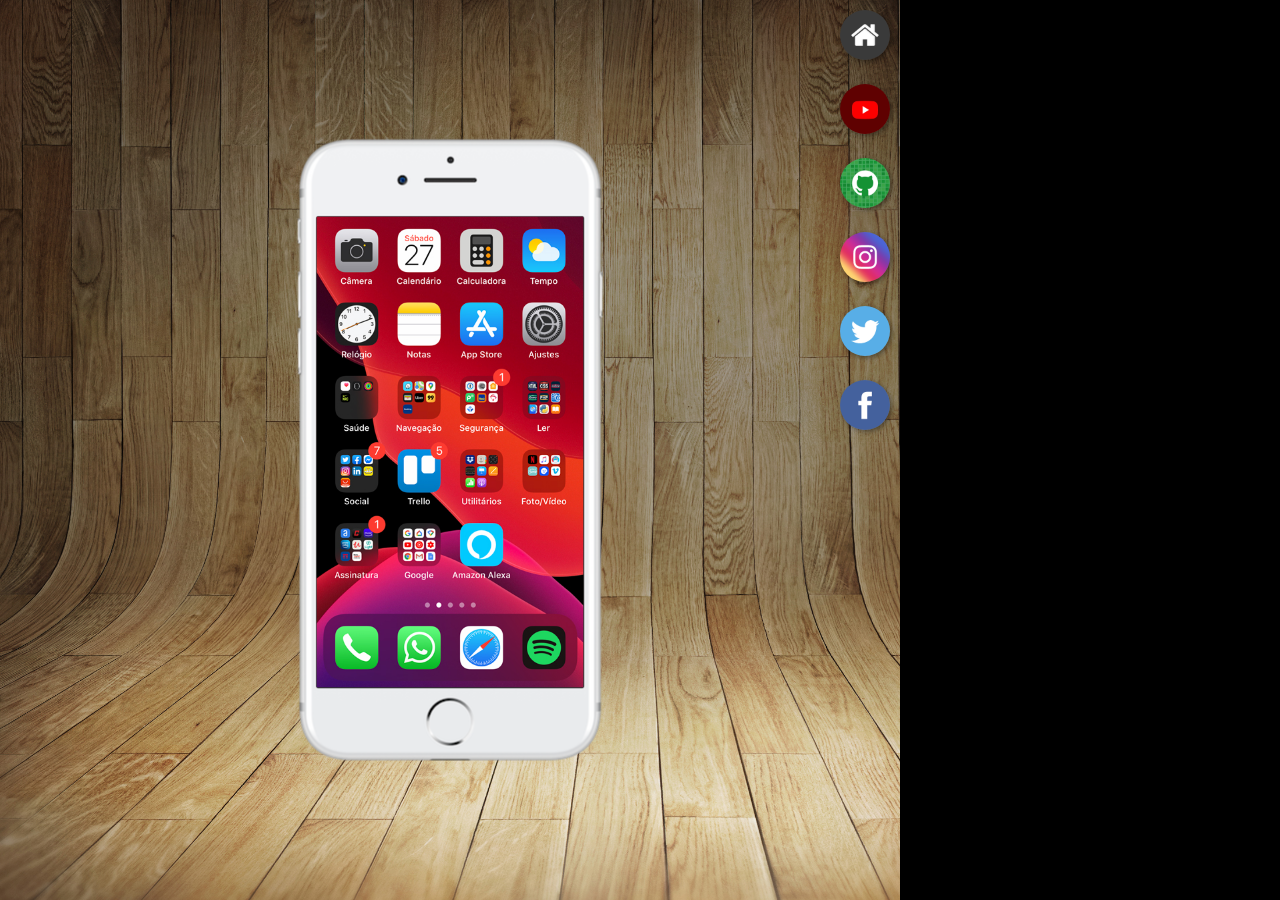
<file: index.html>
<!DOCTYPE html>
<html lang="pt-br">
<head>
    <meta charset="UTF-8">
    <meta http-equiv="X-UA-Compatible" content="IE=edge">
    <meta name="viewport" content="width=device-width, initial-scale=1.0">
    <title>Projeto Rede Sociais</title>
    <link rel="shortcut icon" href="favicon.ico" type="image/x-icon">
    <link rel="stylesheet" href="estilo/style.css">
</head>
<body>
    <main>
        <section id="telefone">
            <iframe name="tela" id="tela" src="home.html" frameborder="0">
                Seu navegador não é compatível com isso.
            </iframe>
        </section>
        <section id="redes-sociais">
            <a href="home.html" target="tela"><img src="imagens/logo-home.jpg" alt="Home"></a> <br>

            <a href="youtube.html" target="tela"><img src="imagens/logo-youtube.jpg" alt="Youtube"></a> <br>

            <a href="github.html" target="tela"><img src="imagens/logo-github.jpg" alt="Github"></a> <br>

            <a href="instagram.html" target="tela"><img src="imagens/logo-instagram.jpg" alt="Instagram"></a> <br>

            <a href="twitter.html" target="tela"><img src="imagens/logo-twitter.jpg" alt="Twitter"></a> <br>

            <a href="facebook.html" target="tela"><img src="imagens/logo-facebook.jpg" alt="Facebook"></a> <br>
        </section>
    </main>
</body>
</html>
</file>
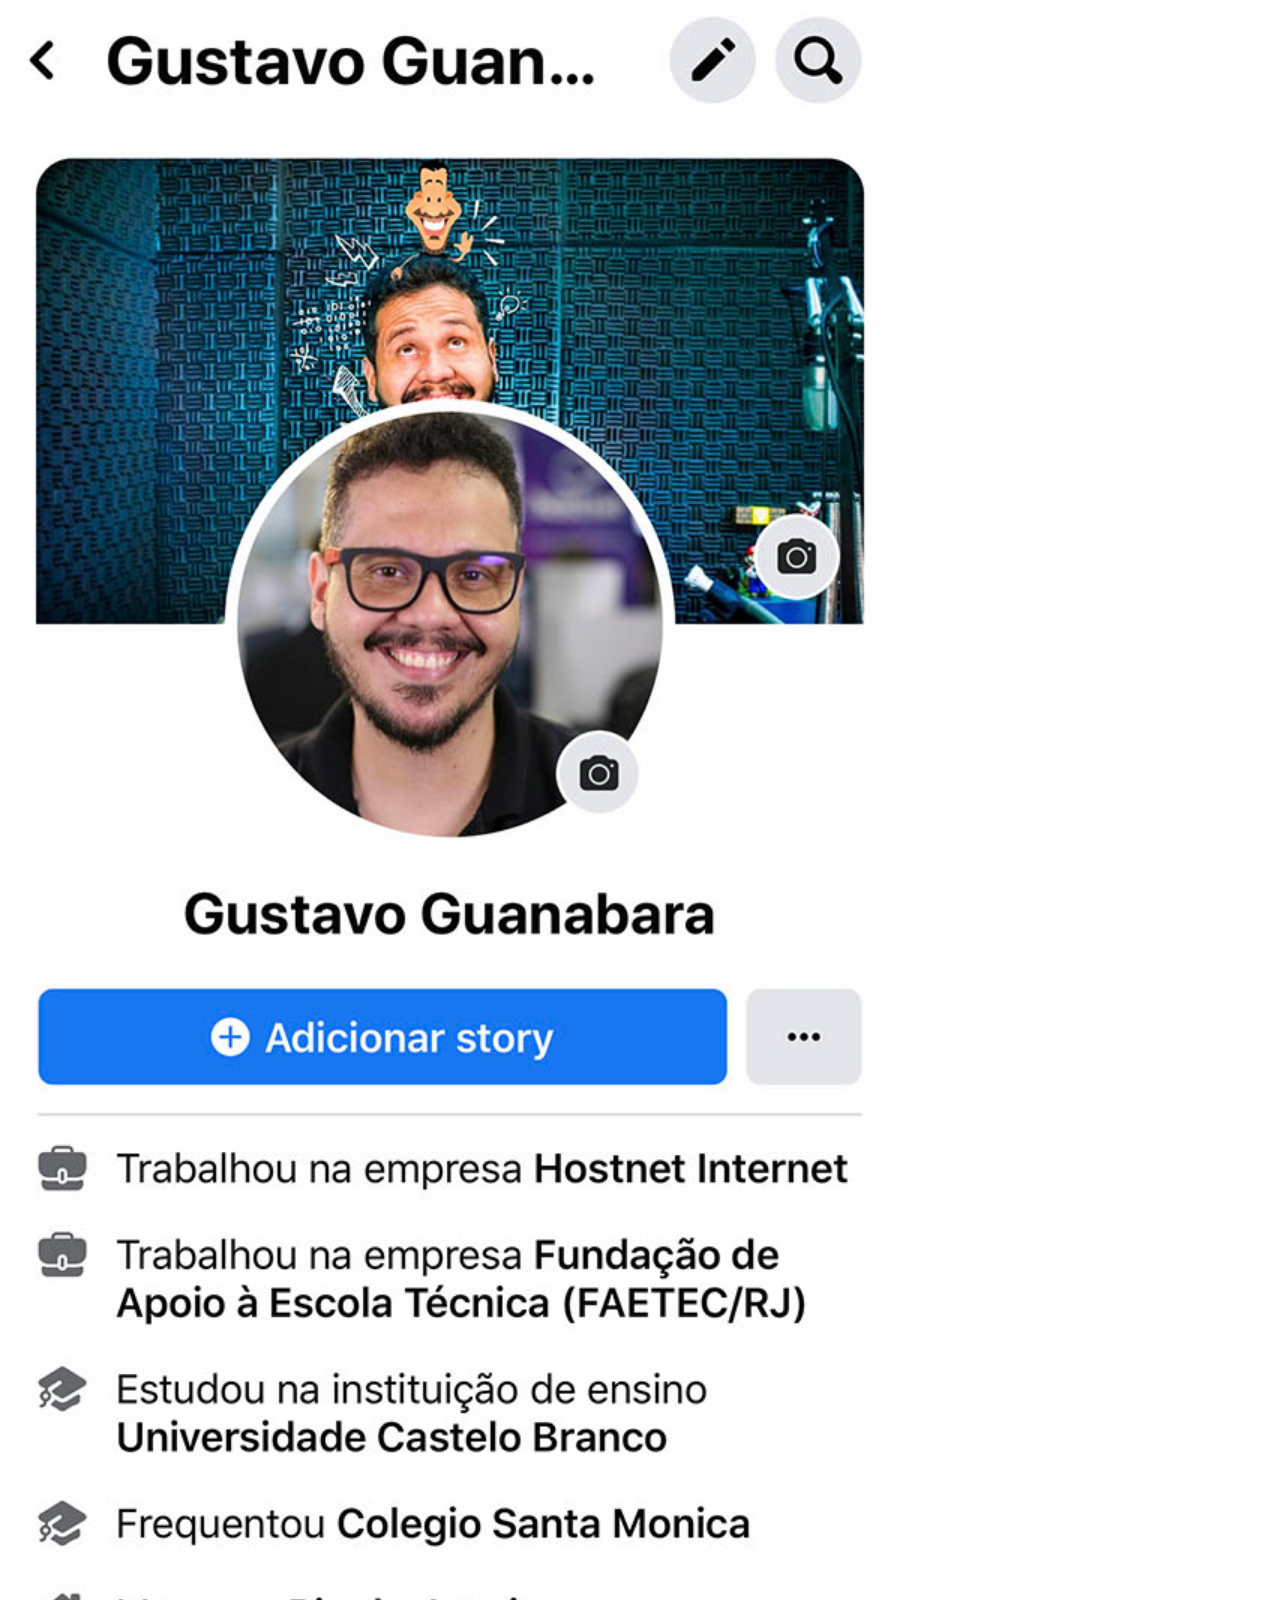
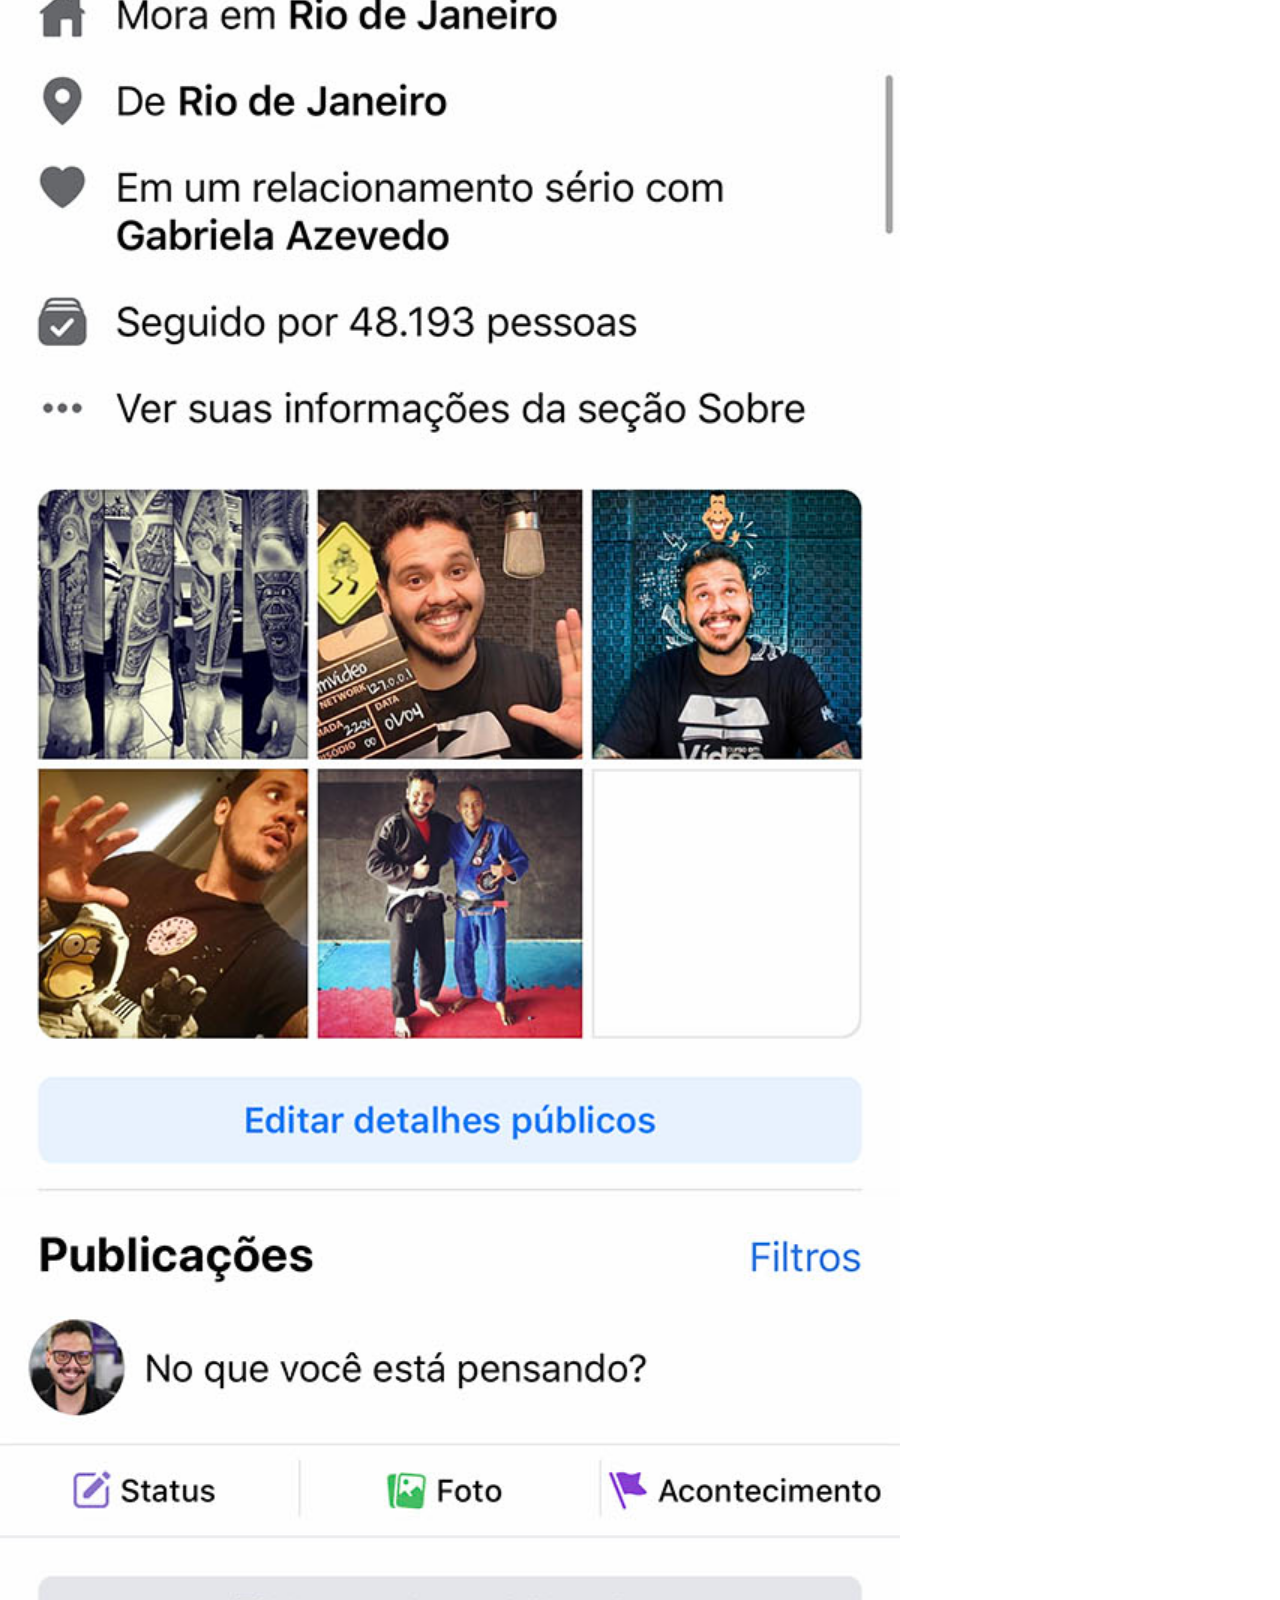
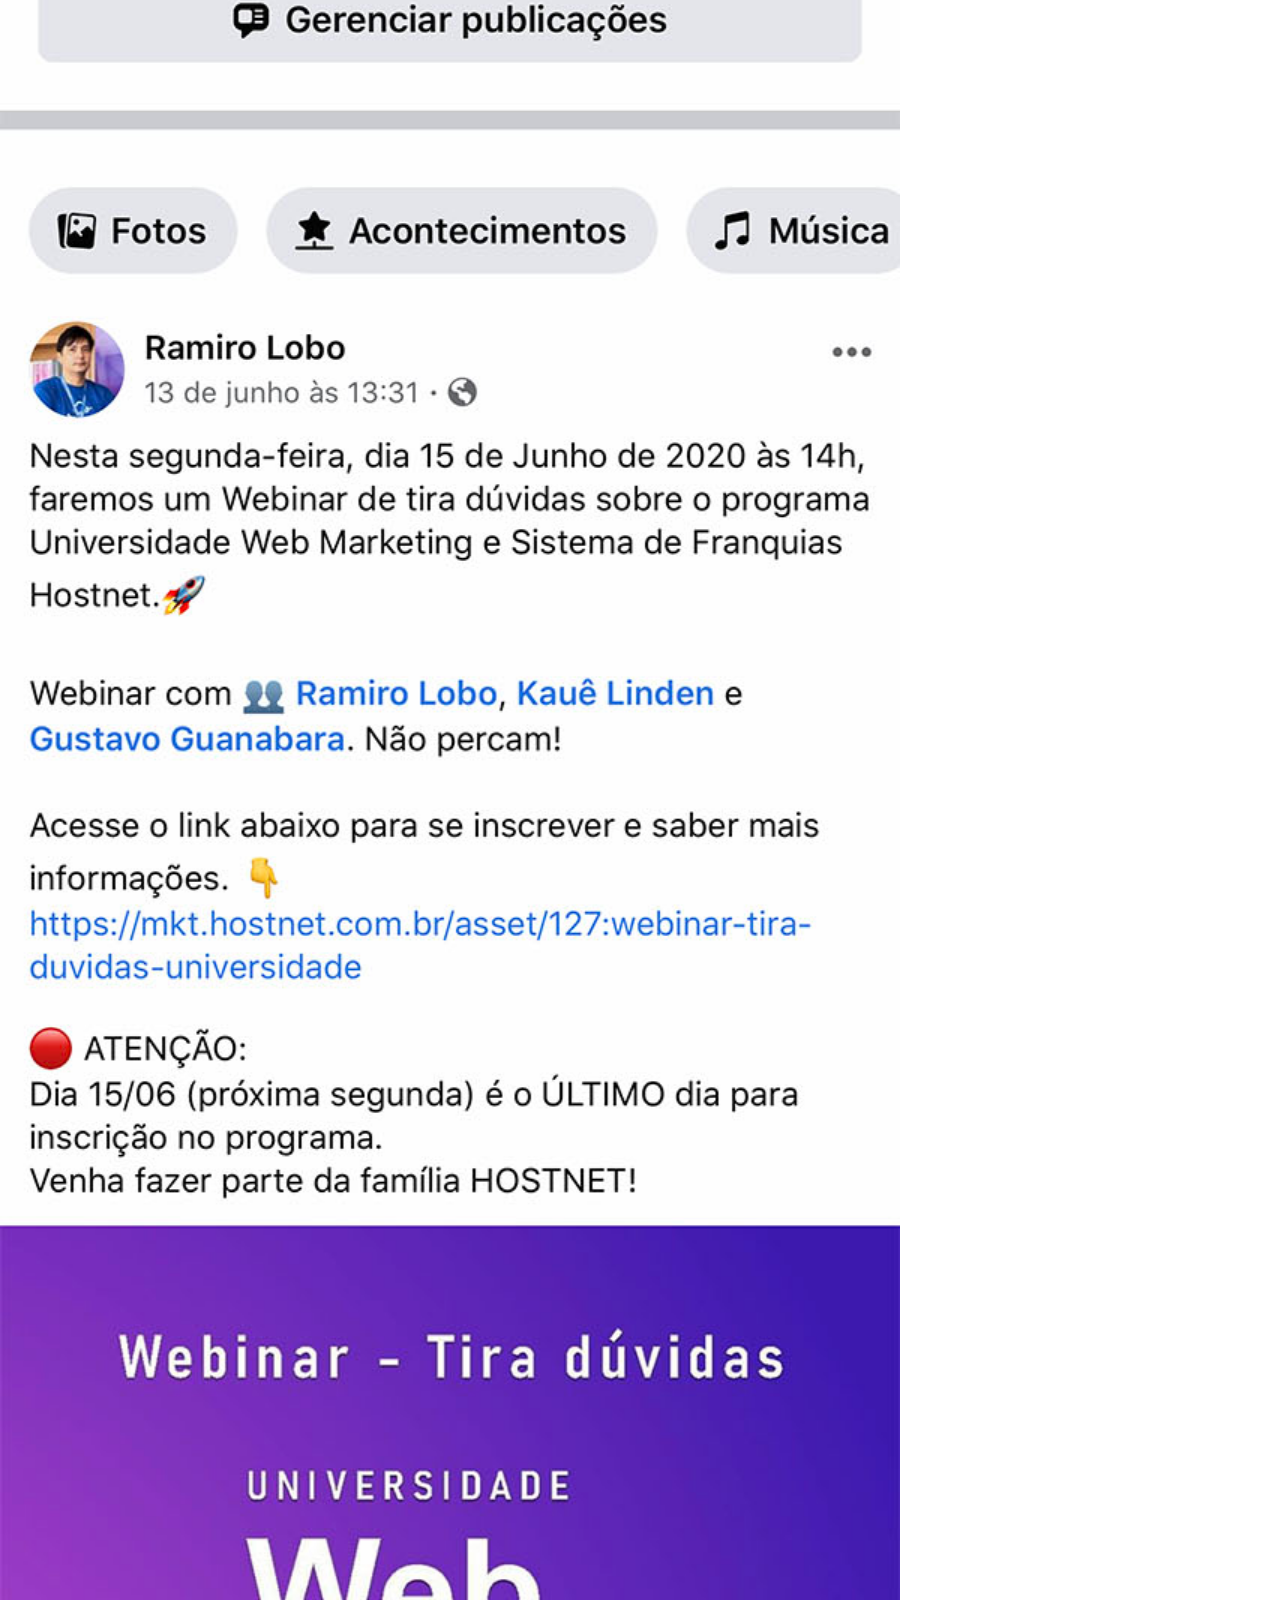
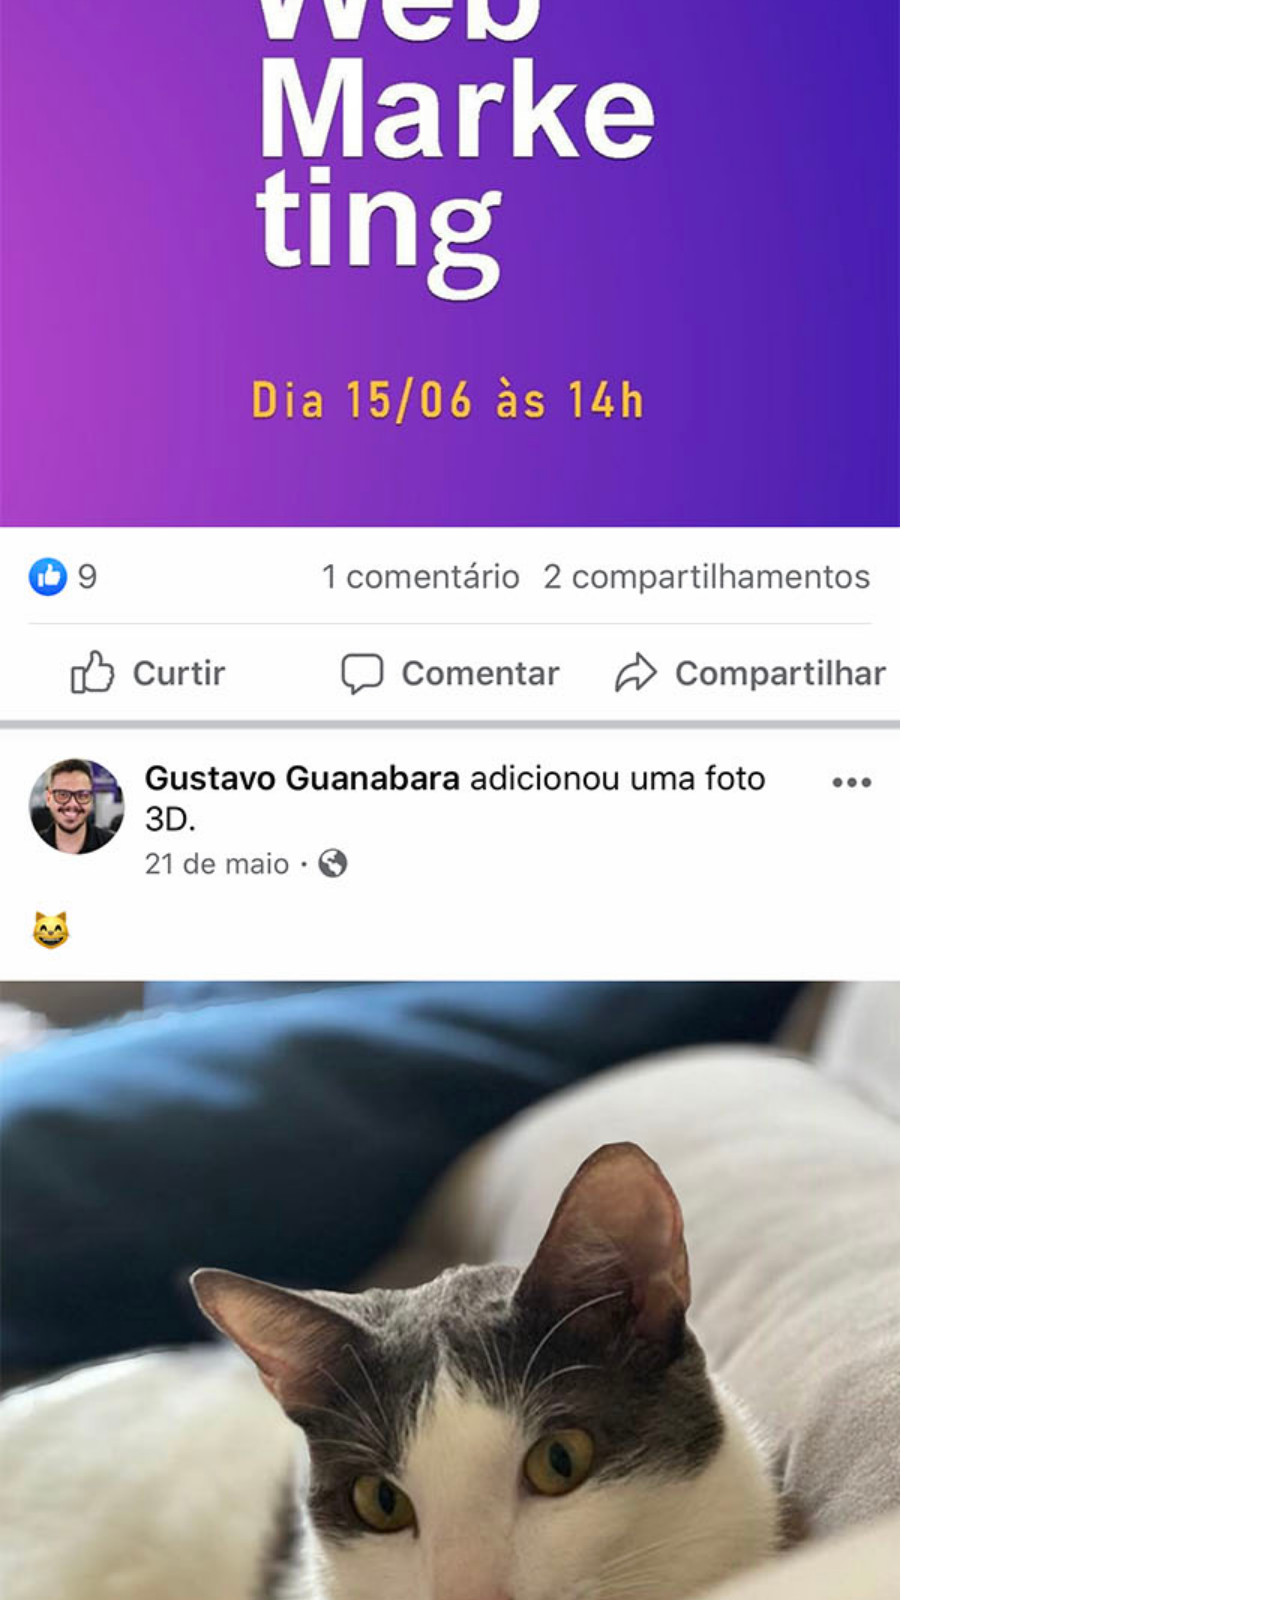
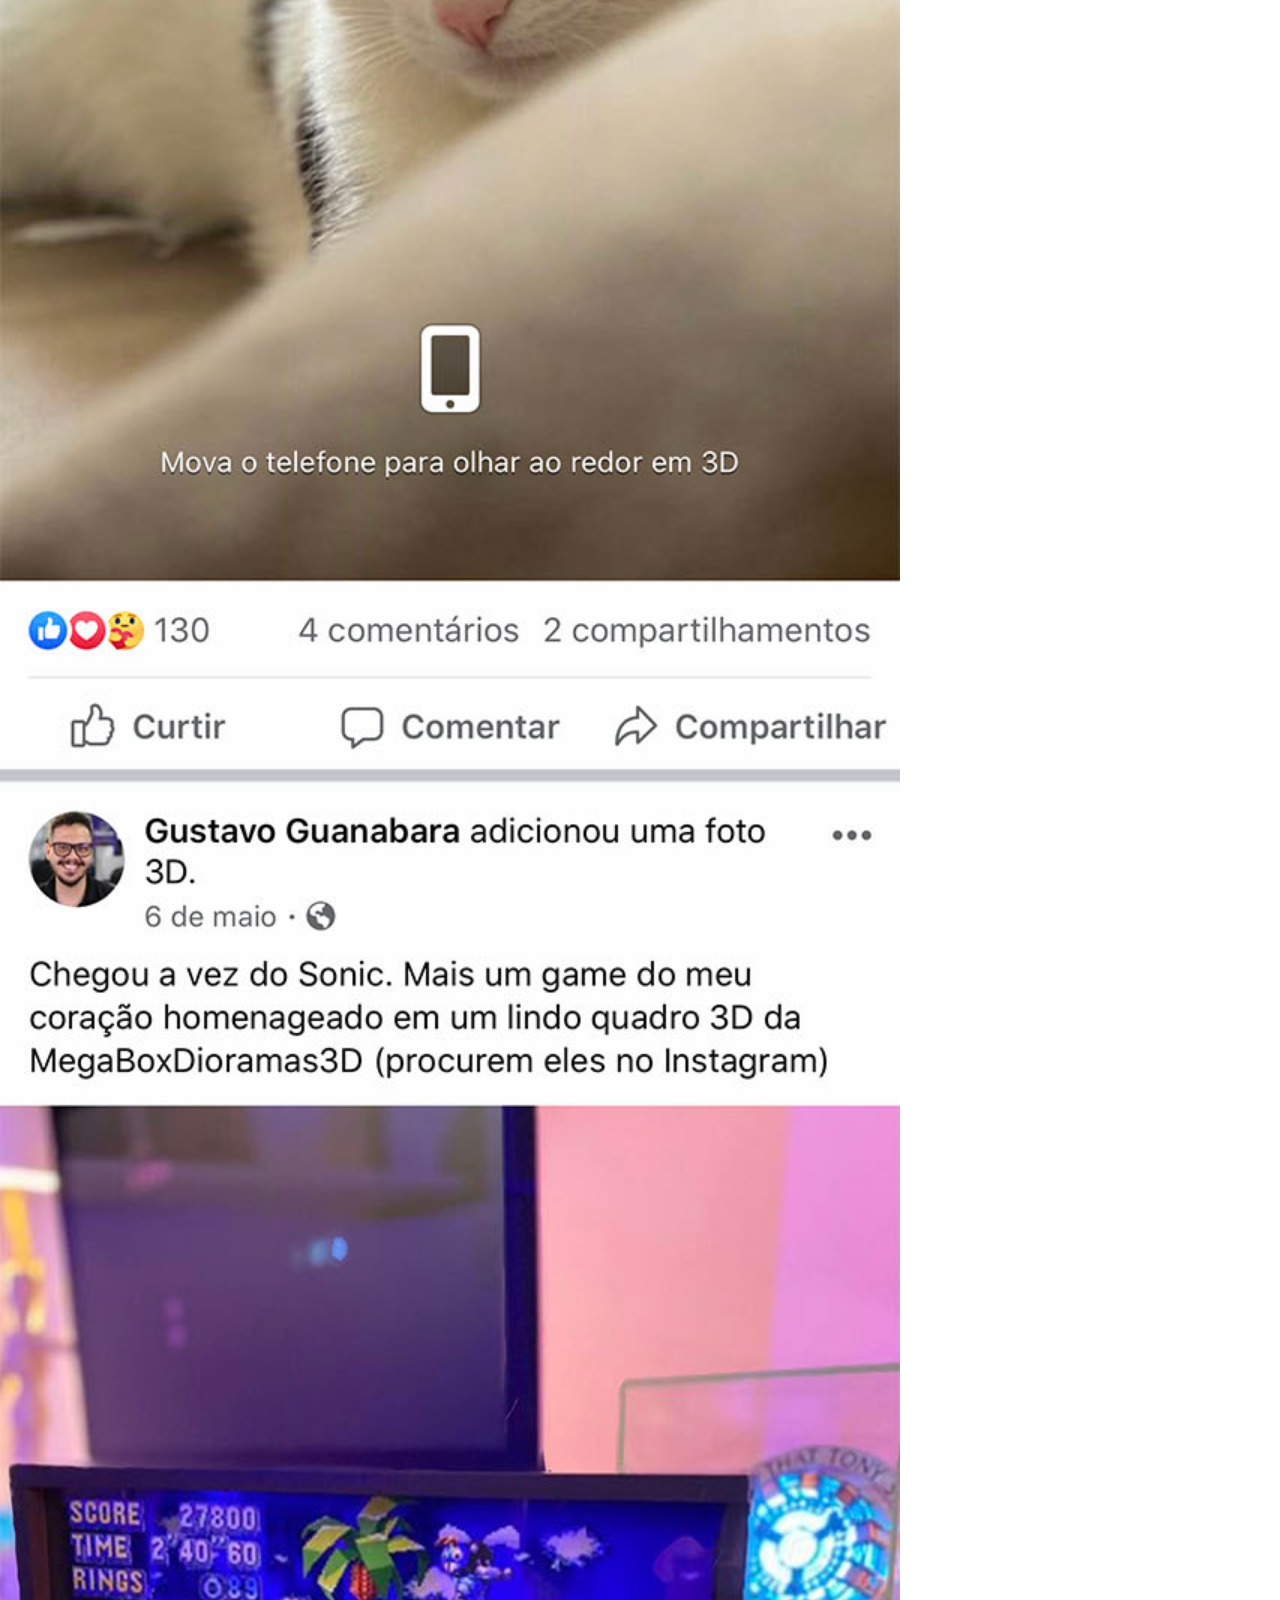
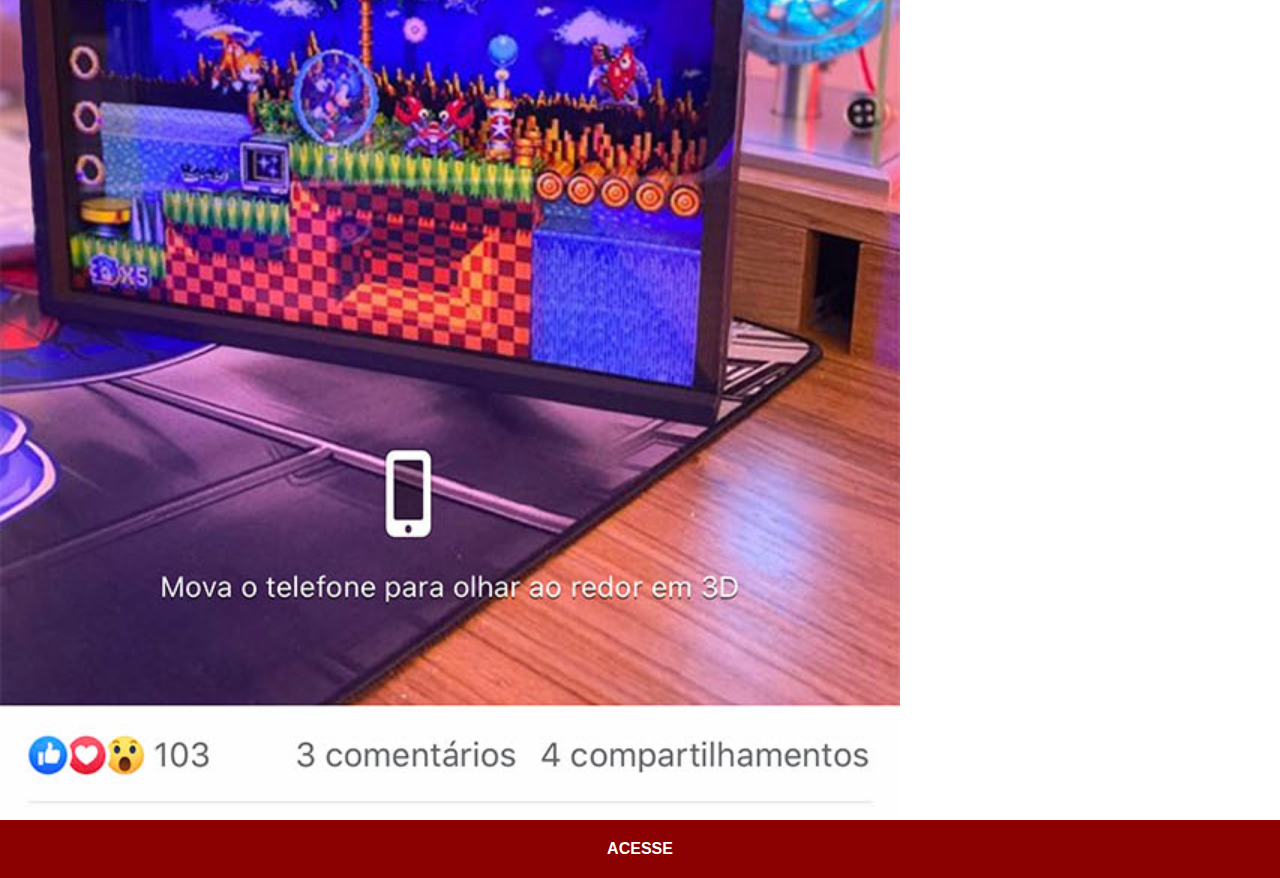
<file: facebook.html>
<!DOCTYPE html>
<html lang="pt-br">
<head>
    <meta charset="UTF-8">
    <meta http-equiv="X-UA-Compatible" content="IE=edge">
    <meta name="viewport" content="width=device-width, initial-scale=1.0">
    <title>Facebook</title>
    <link rel="stylesheet" href="estilo/social.css">
</head>
<body>
    <img src="imagens/tela-facebook.jpg" alt="Tela do Facebook">
    <a href="https://www.facebook.com/gustavoguanabara/?locale=pt_BR" target="
    " rel="external">ACESSE</a>
</body>
</html>
</file>
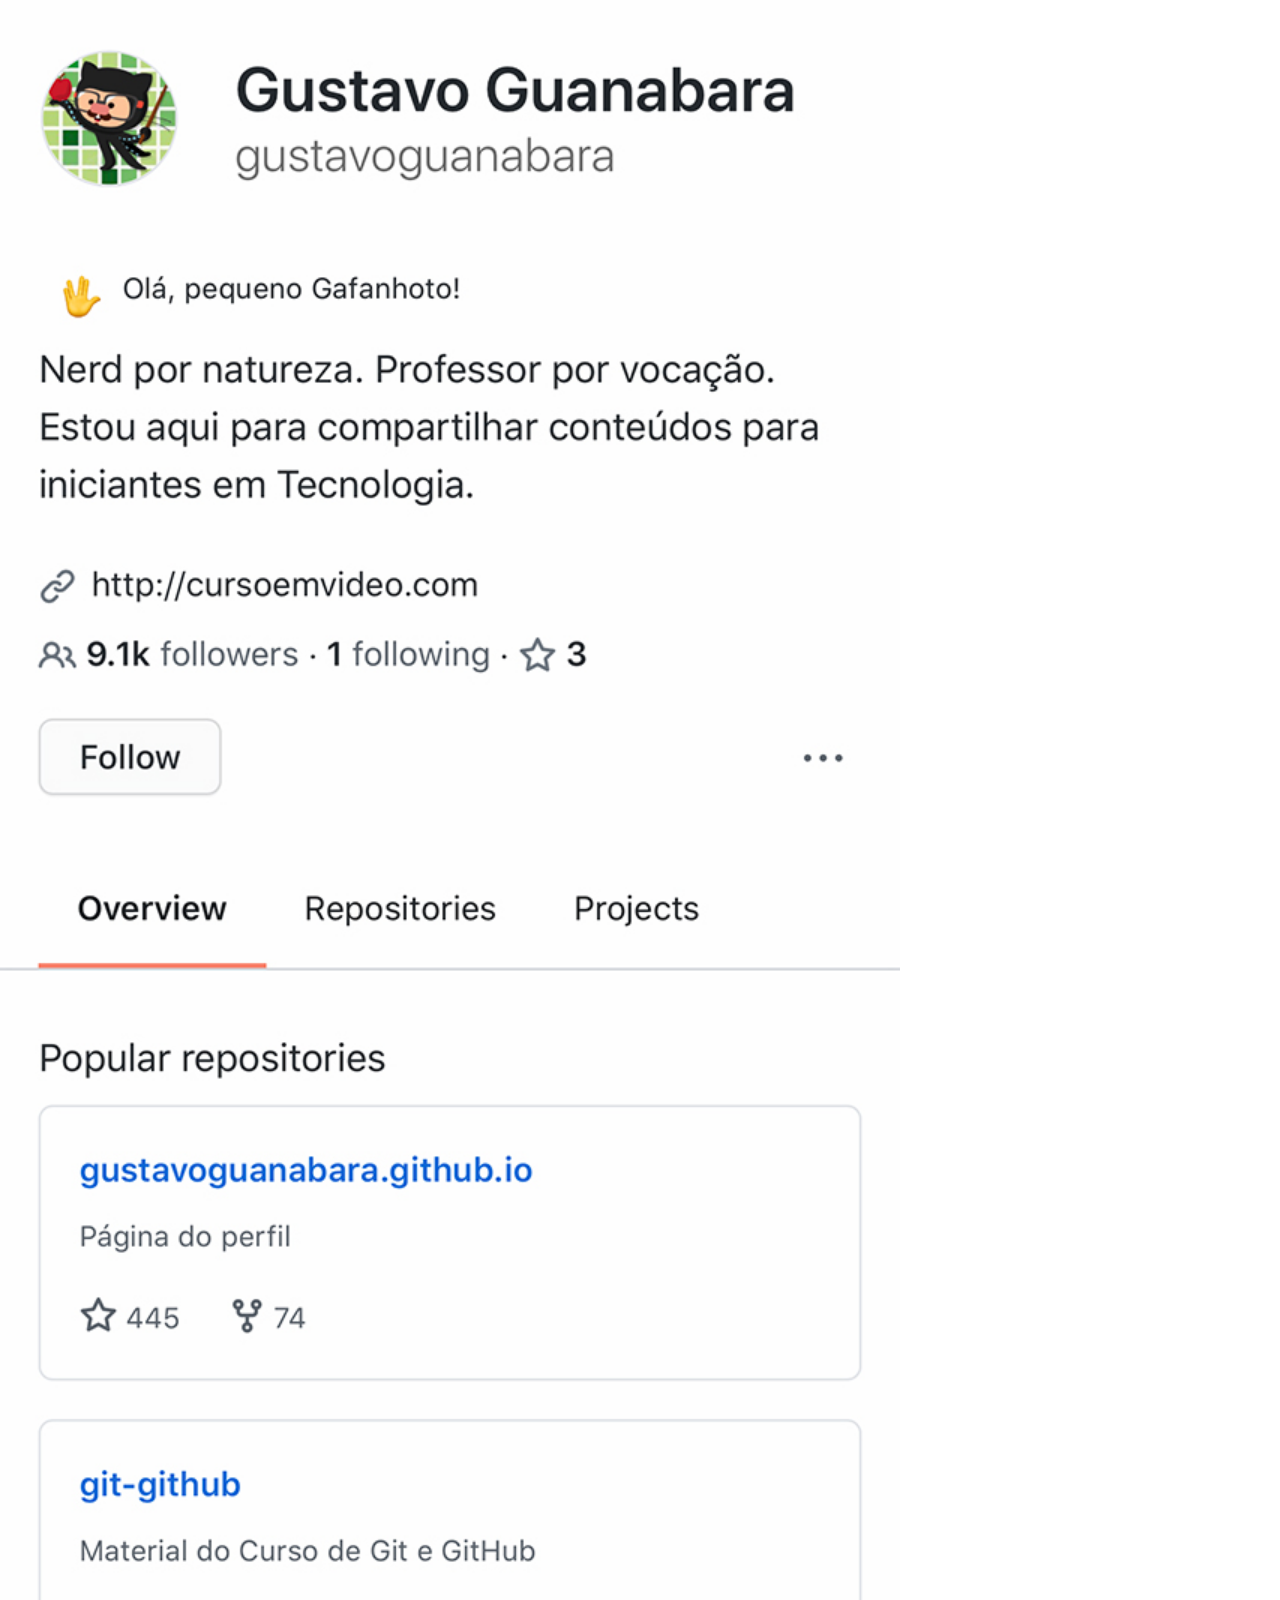
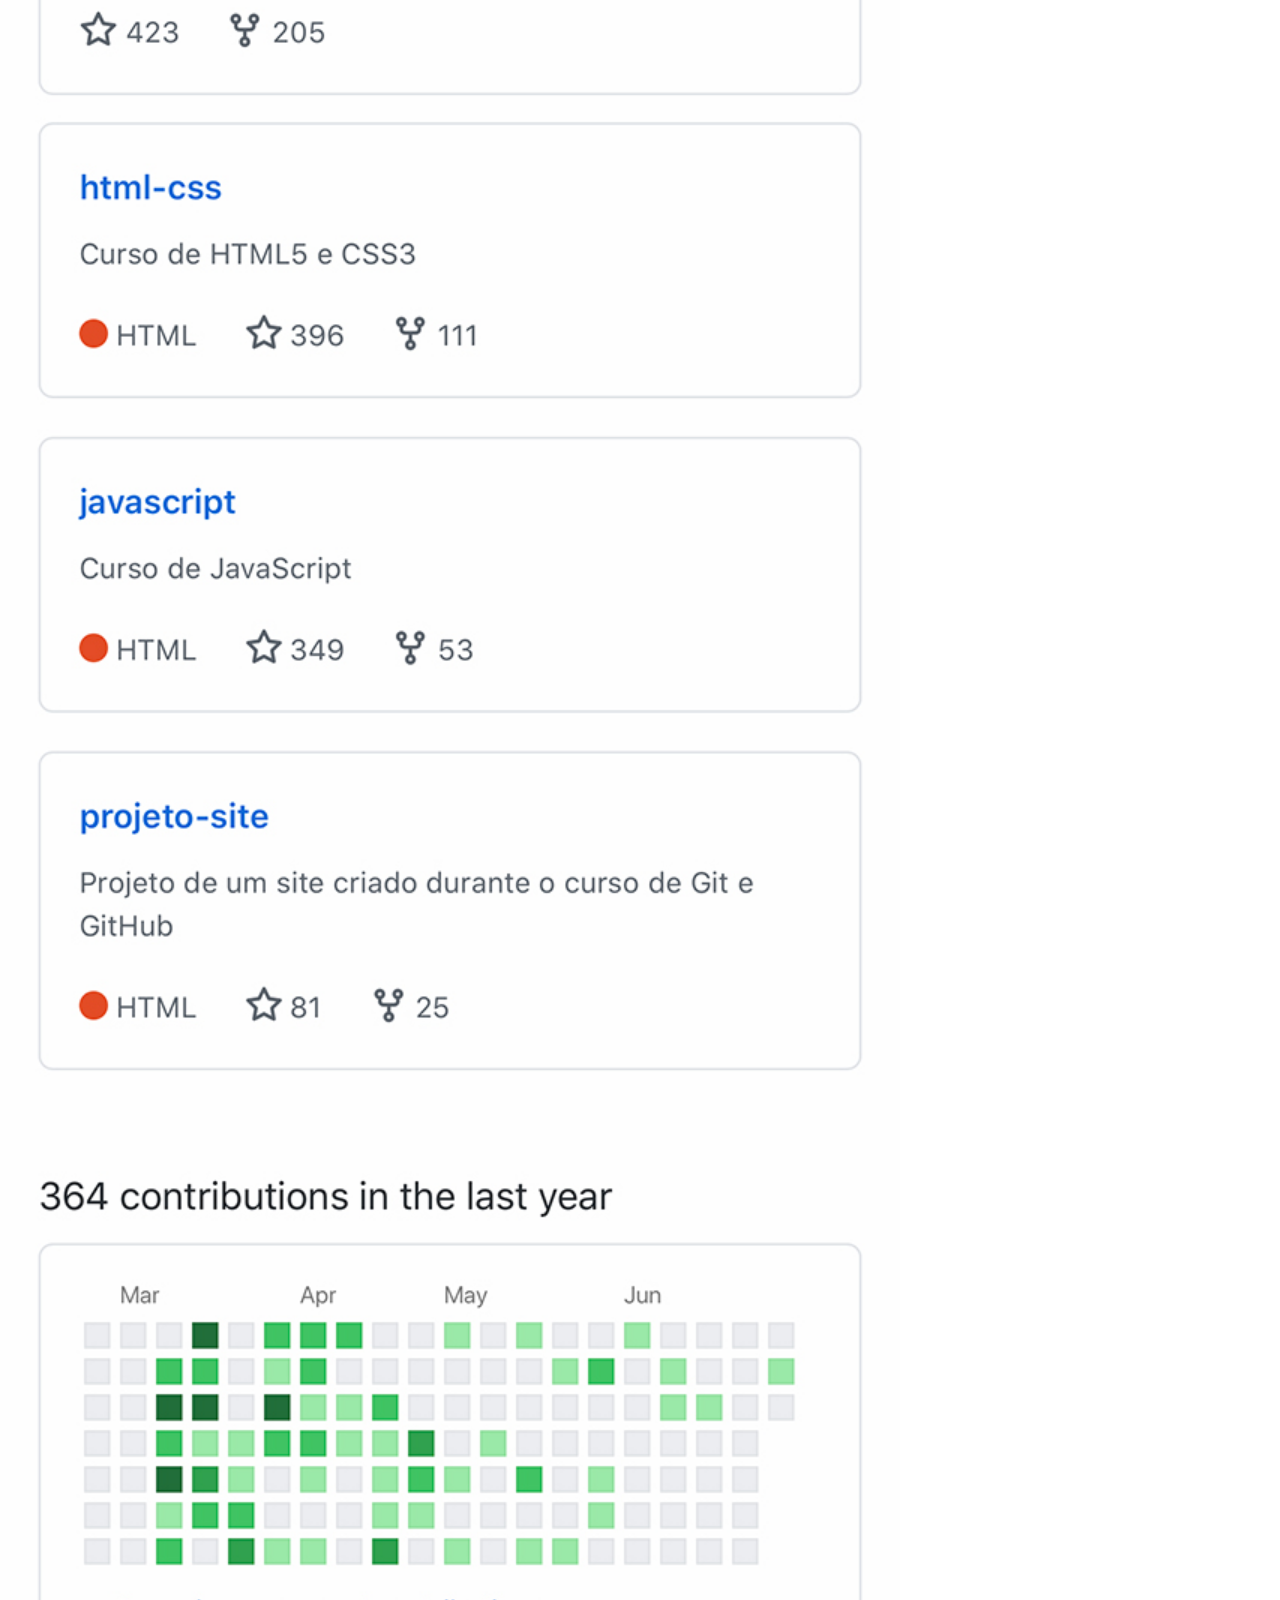
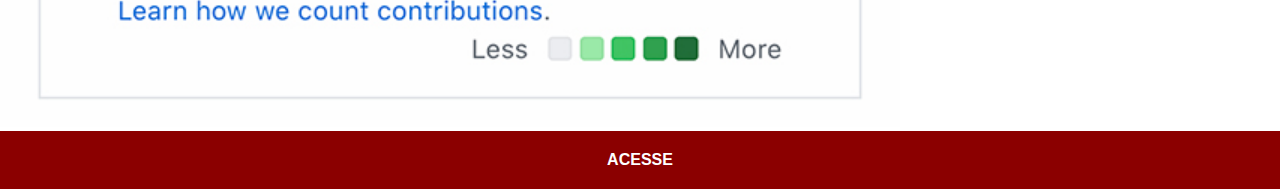
<file: github.html>
<!DOCTYPE html>
<html lang="pt-br">
<head>
    <meta charset="UTF-8">
    <meta http-equiv="X-UA-Compatible" content="IE=edge">
    <meta name="viewport" content="width=device-width, initial-scale=1.0">
    <title>Github</title>
    <link rel="stylesheet" href="estilo/social.css">
</head>
<body>
    <img src="imagens/tela-github.jpg" alt="Tela do Github">
    <a href="https://gustavoguanabara.github.io/" target="_blank" rel="external">ACESSE</a>
</body>
</html>
</file>
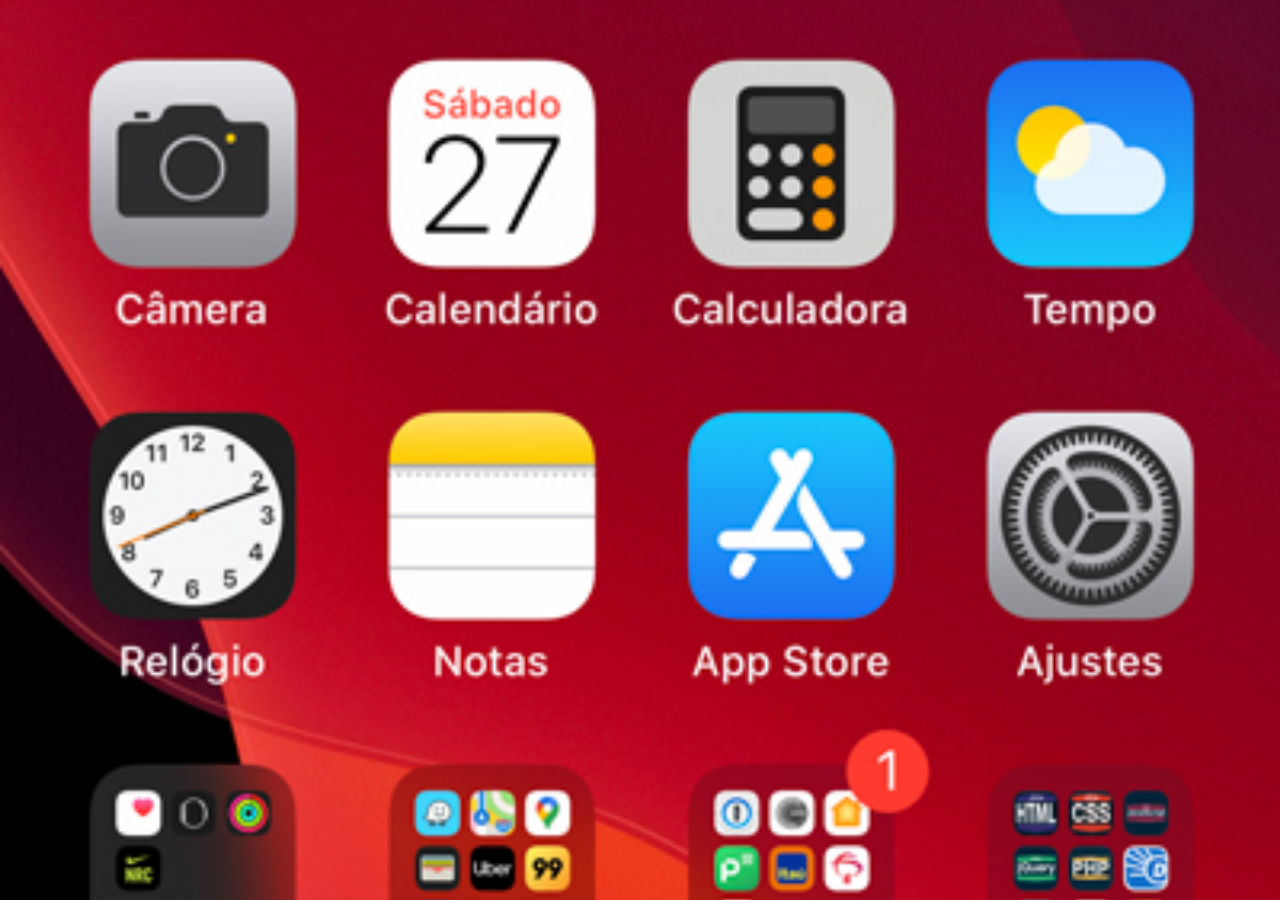
<file: home.html>
<!DOCTYPE html>
<html lang="pt-br">
<head>
    <meta charset="UTF-8">
    <meta http-equiv="X-UA-Compatible" content="IE=edge">
    <meta name="viewport" content="width=device-width, initial-scale=1.0">
    <title>Home</title>
    <style>
        * {
            margin: 0px;
            padding: 0px;
        }

        body {
            width: 100vw;
            height: 100vh;
            background: black url('imagens/tela-home.jpg') no-repeat top center;
            background-size: cover;
        }
    </style>
</head>
<body>
    
</body>
</html>
</file>
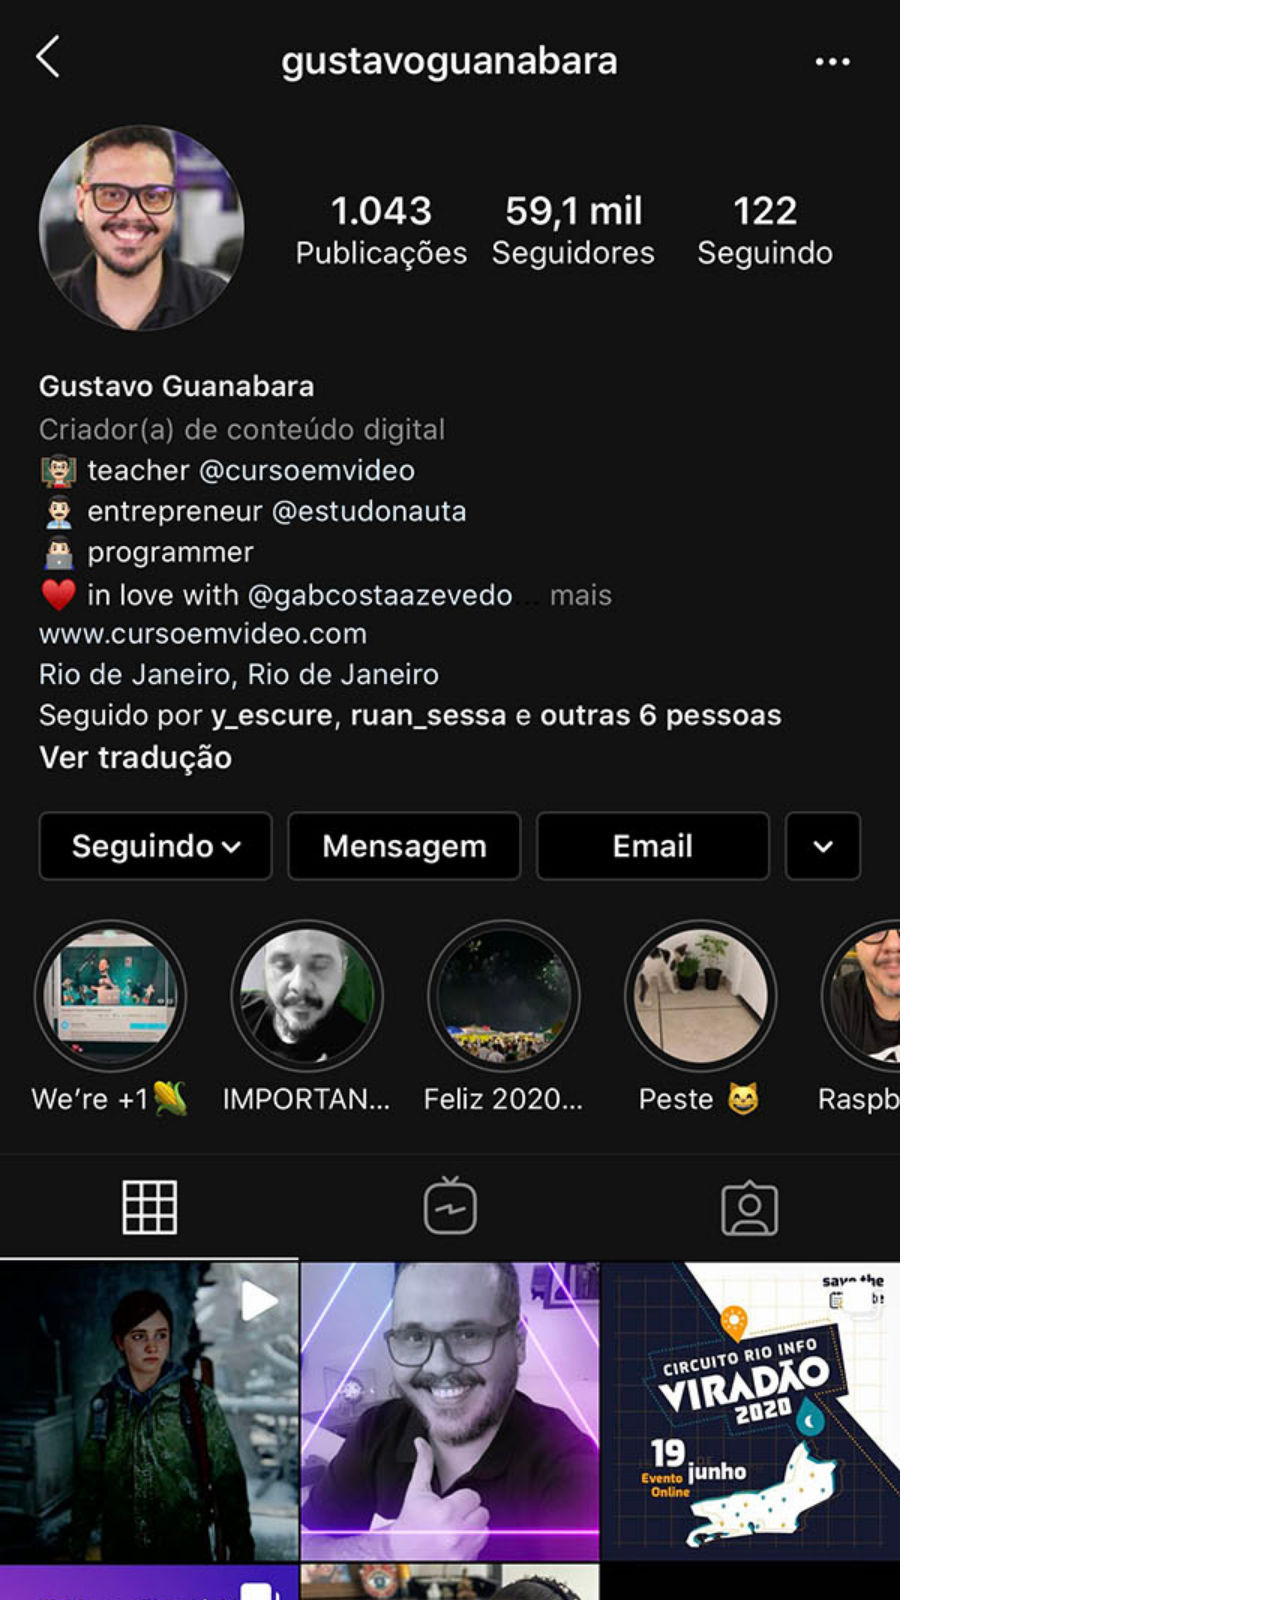
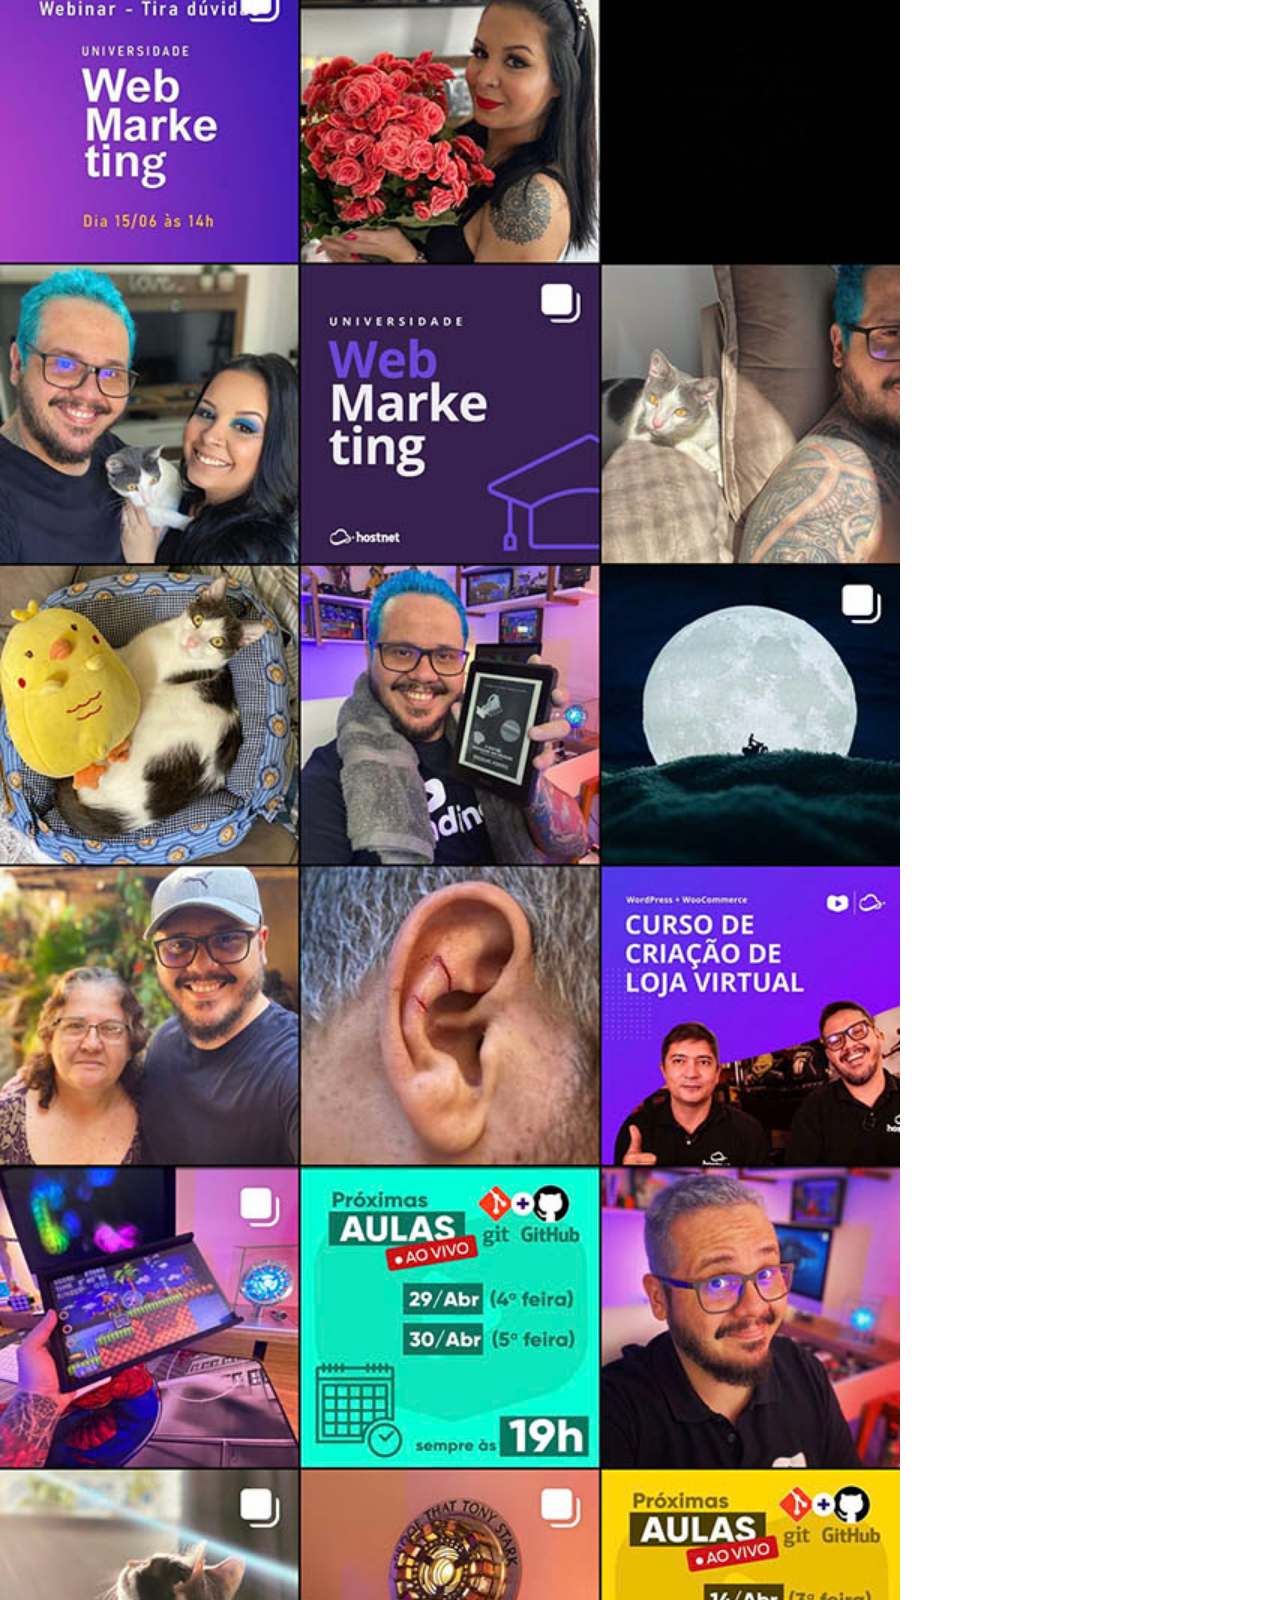
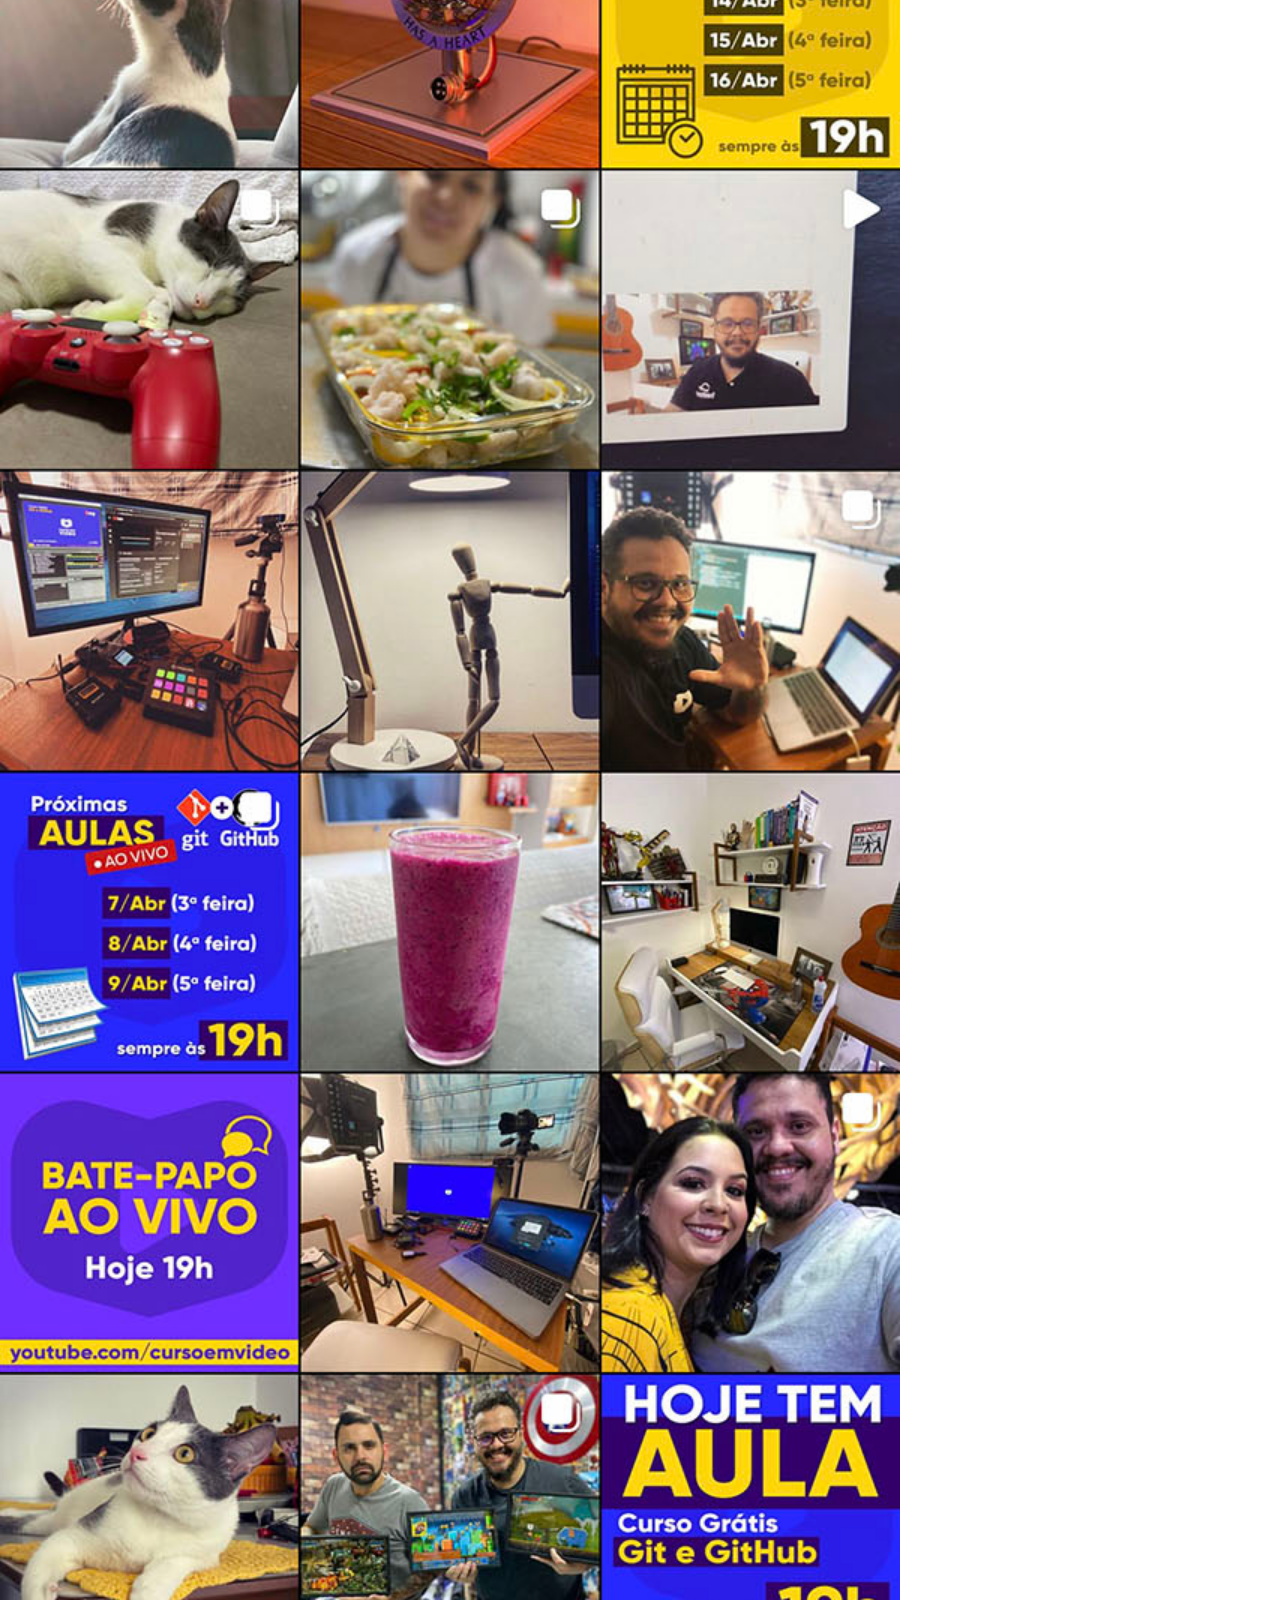
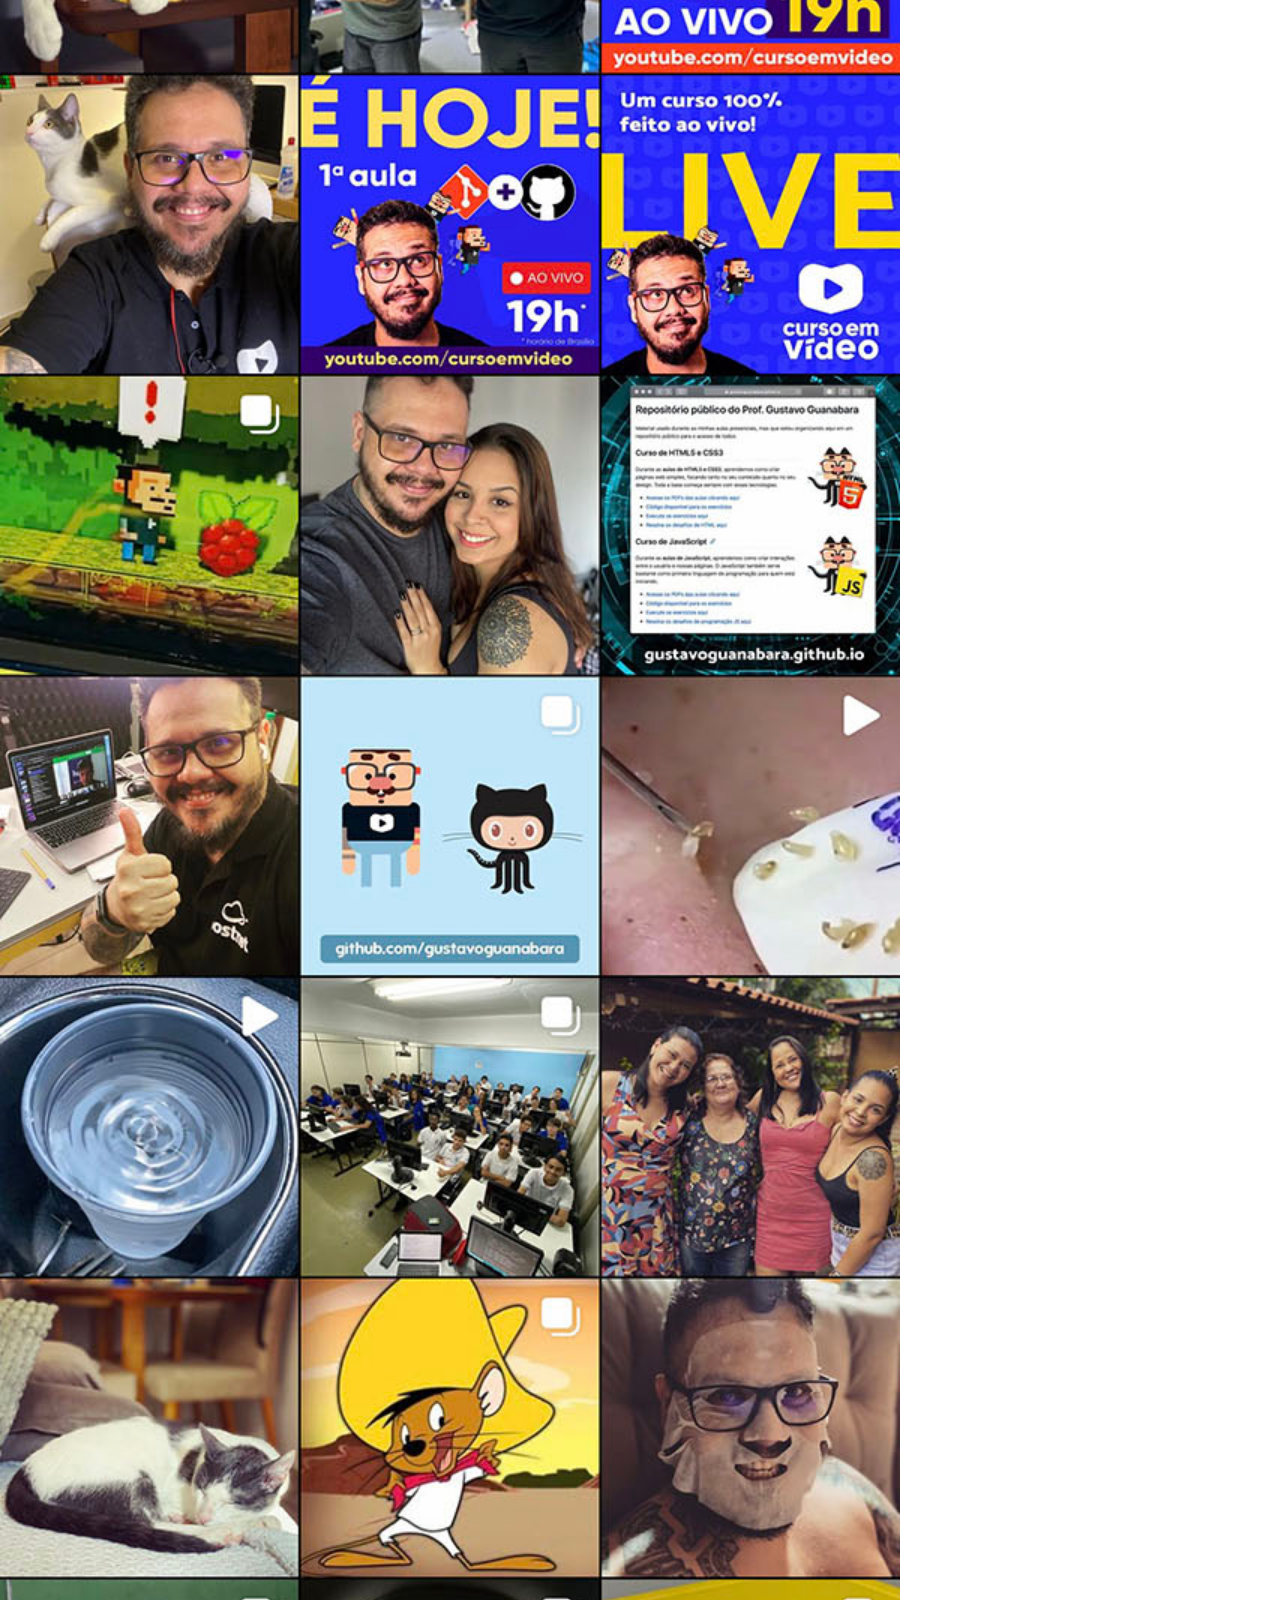
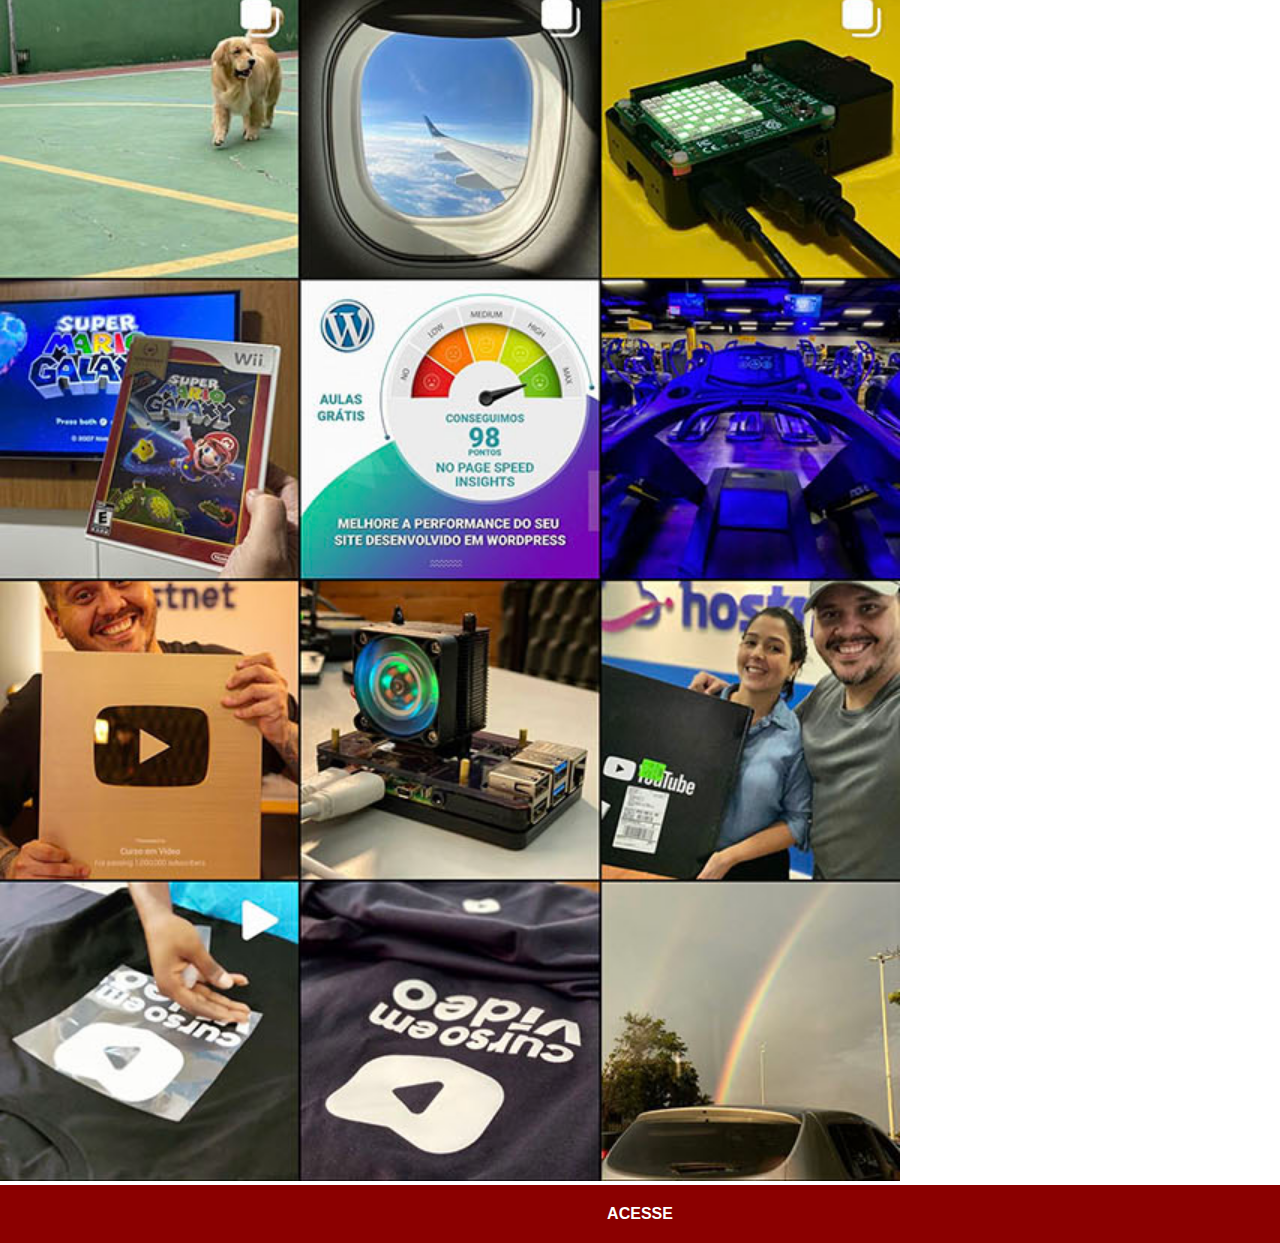
<file: instagram.html>
<!DOCTYPE html>
<html lang="pt-br">
<head>
    <meta charset="UTF-8">
    <meta http-equiv="X-UA-Compatible" content="IE=edge">
    <meta name="viewport" content="width=device-width, initial-scale=1.0">
    <title>Instagram</title>
    <link rel="stylesheet" href="estilo/social.css">
</head>
<body>
    <img src="imagens/tela-instagram.jpg" alt="Tela do Instagram">
    <a href="https://www.instagram.com/gustavoguanabara/" target="_blank" rel="external">ACESSE</a>
</body>
</html>
</file>
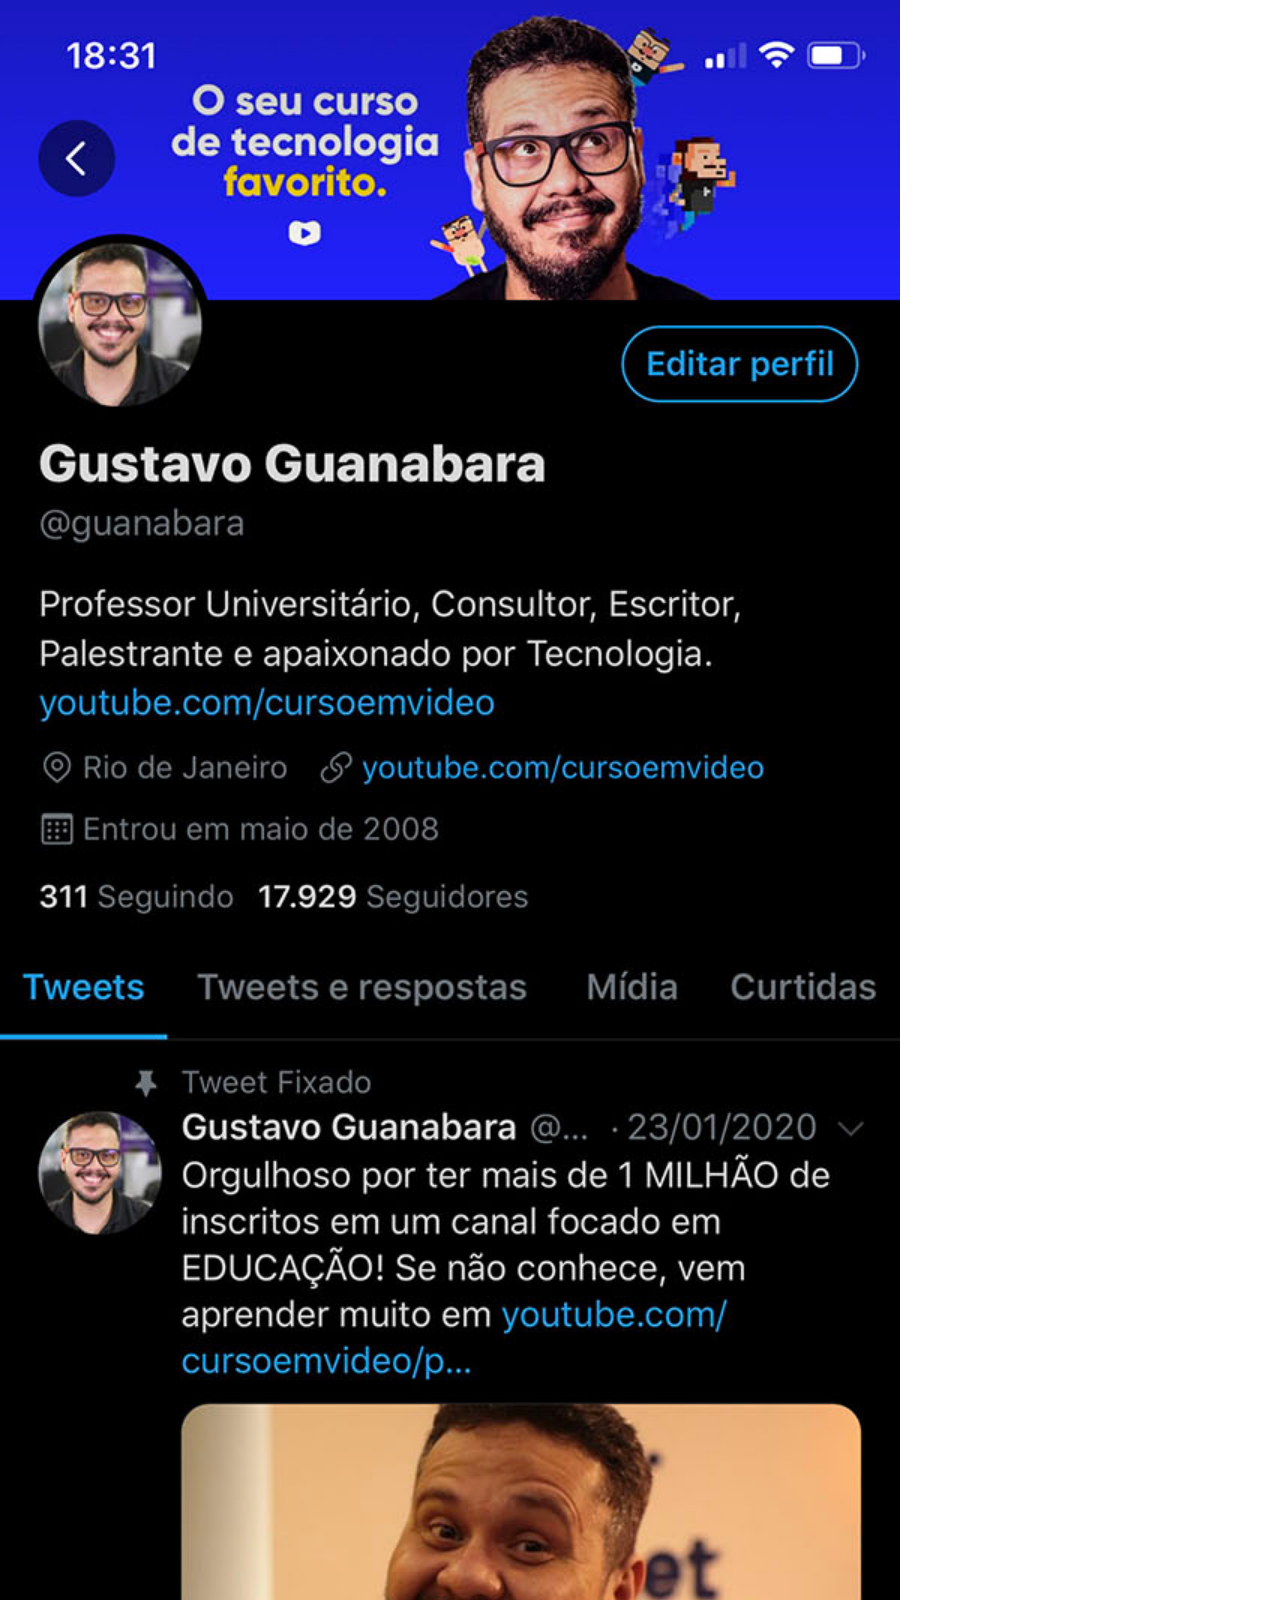
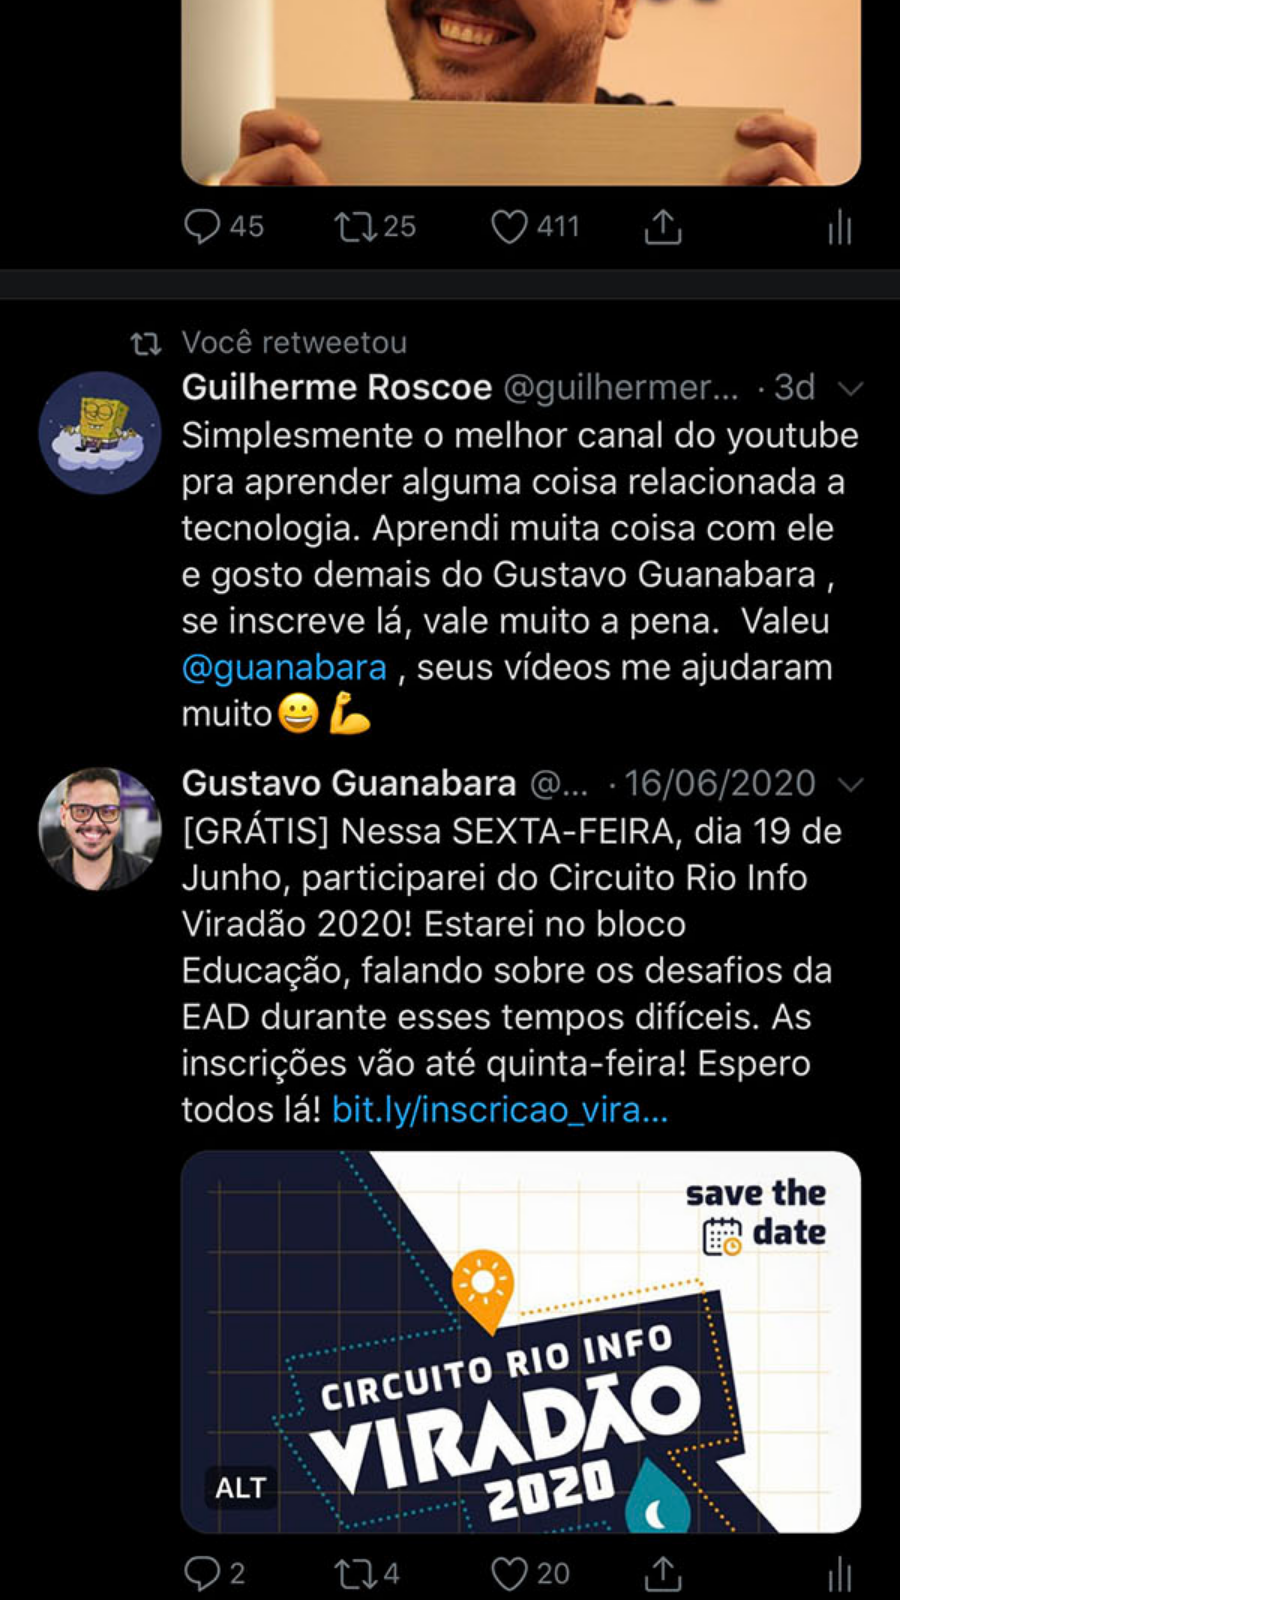
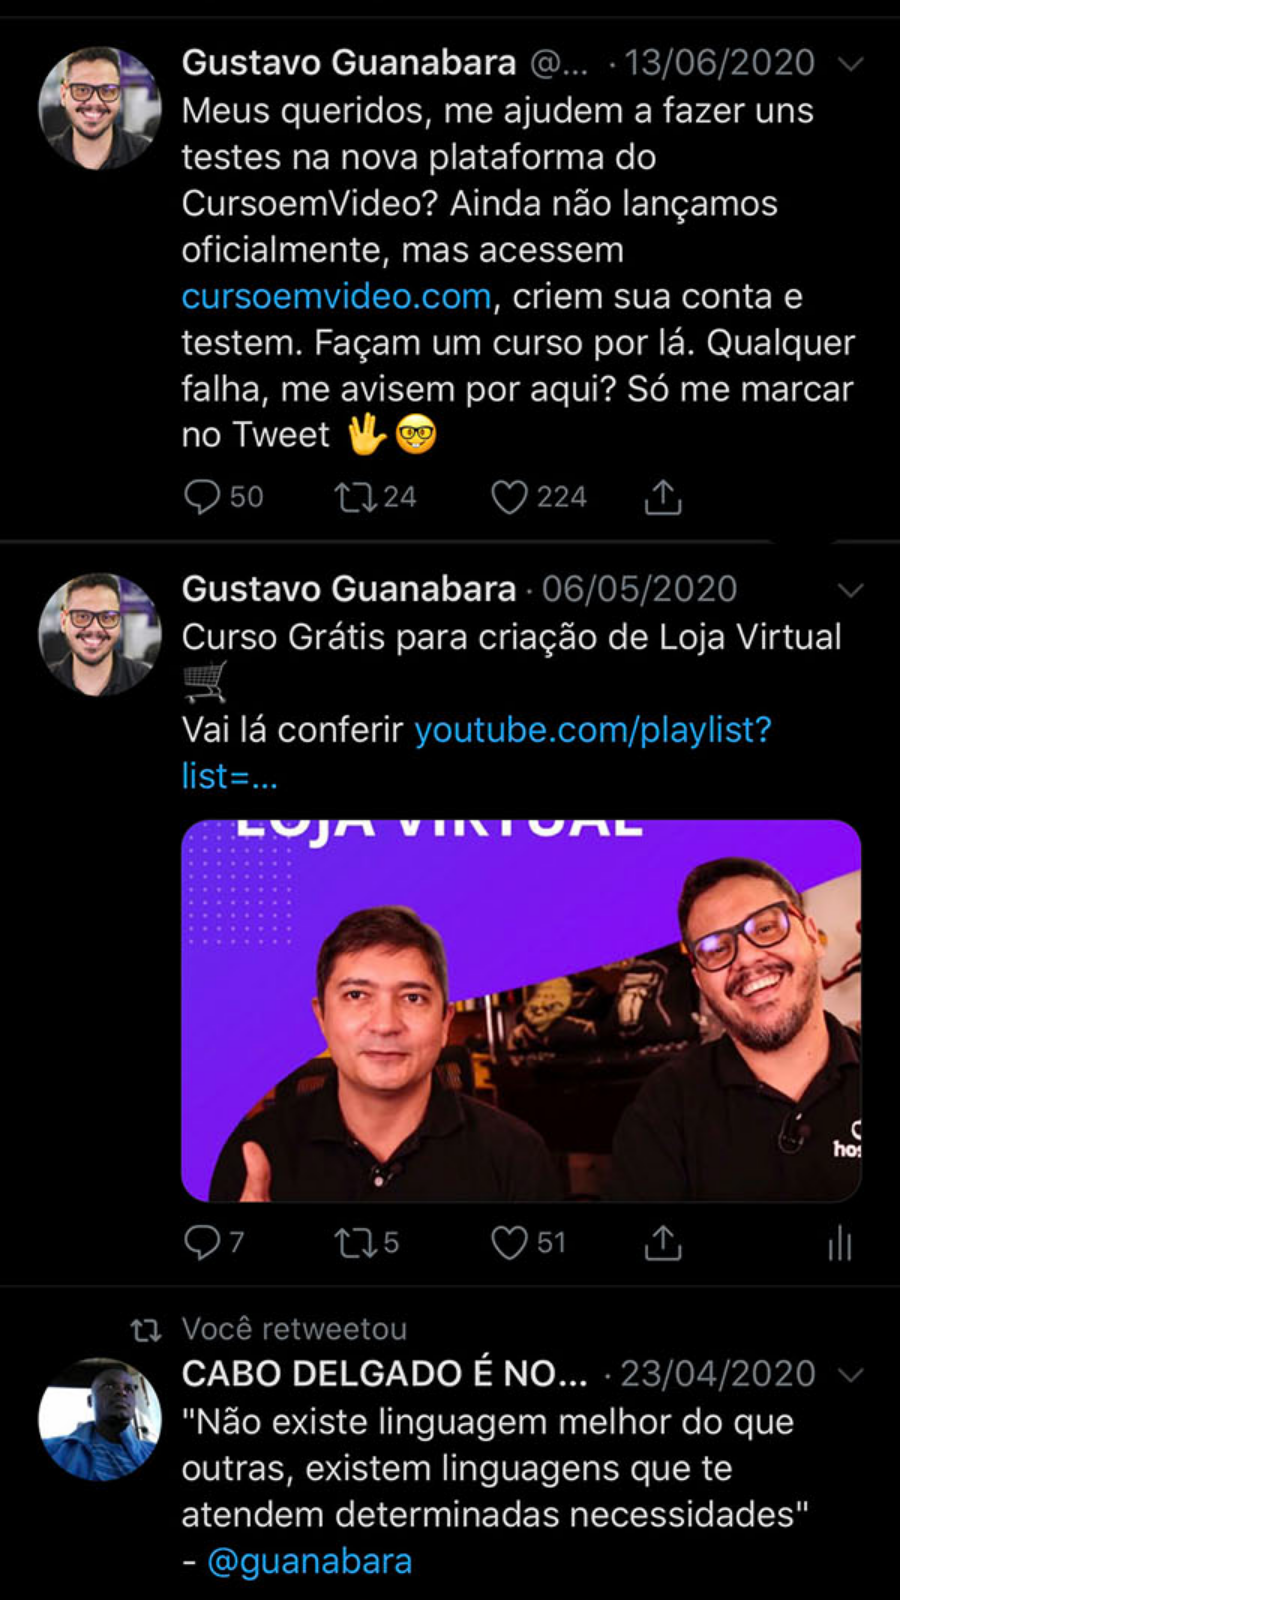
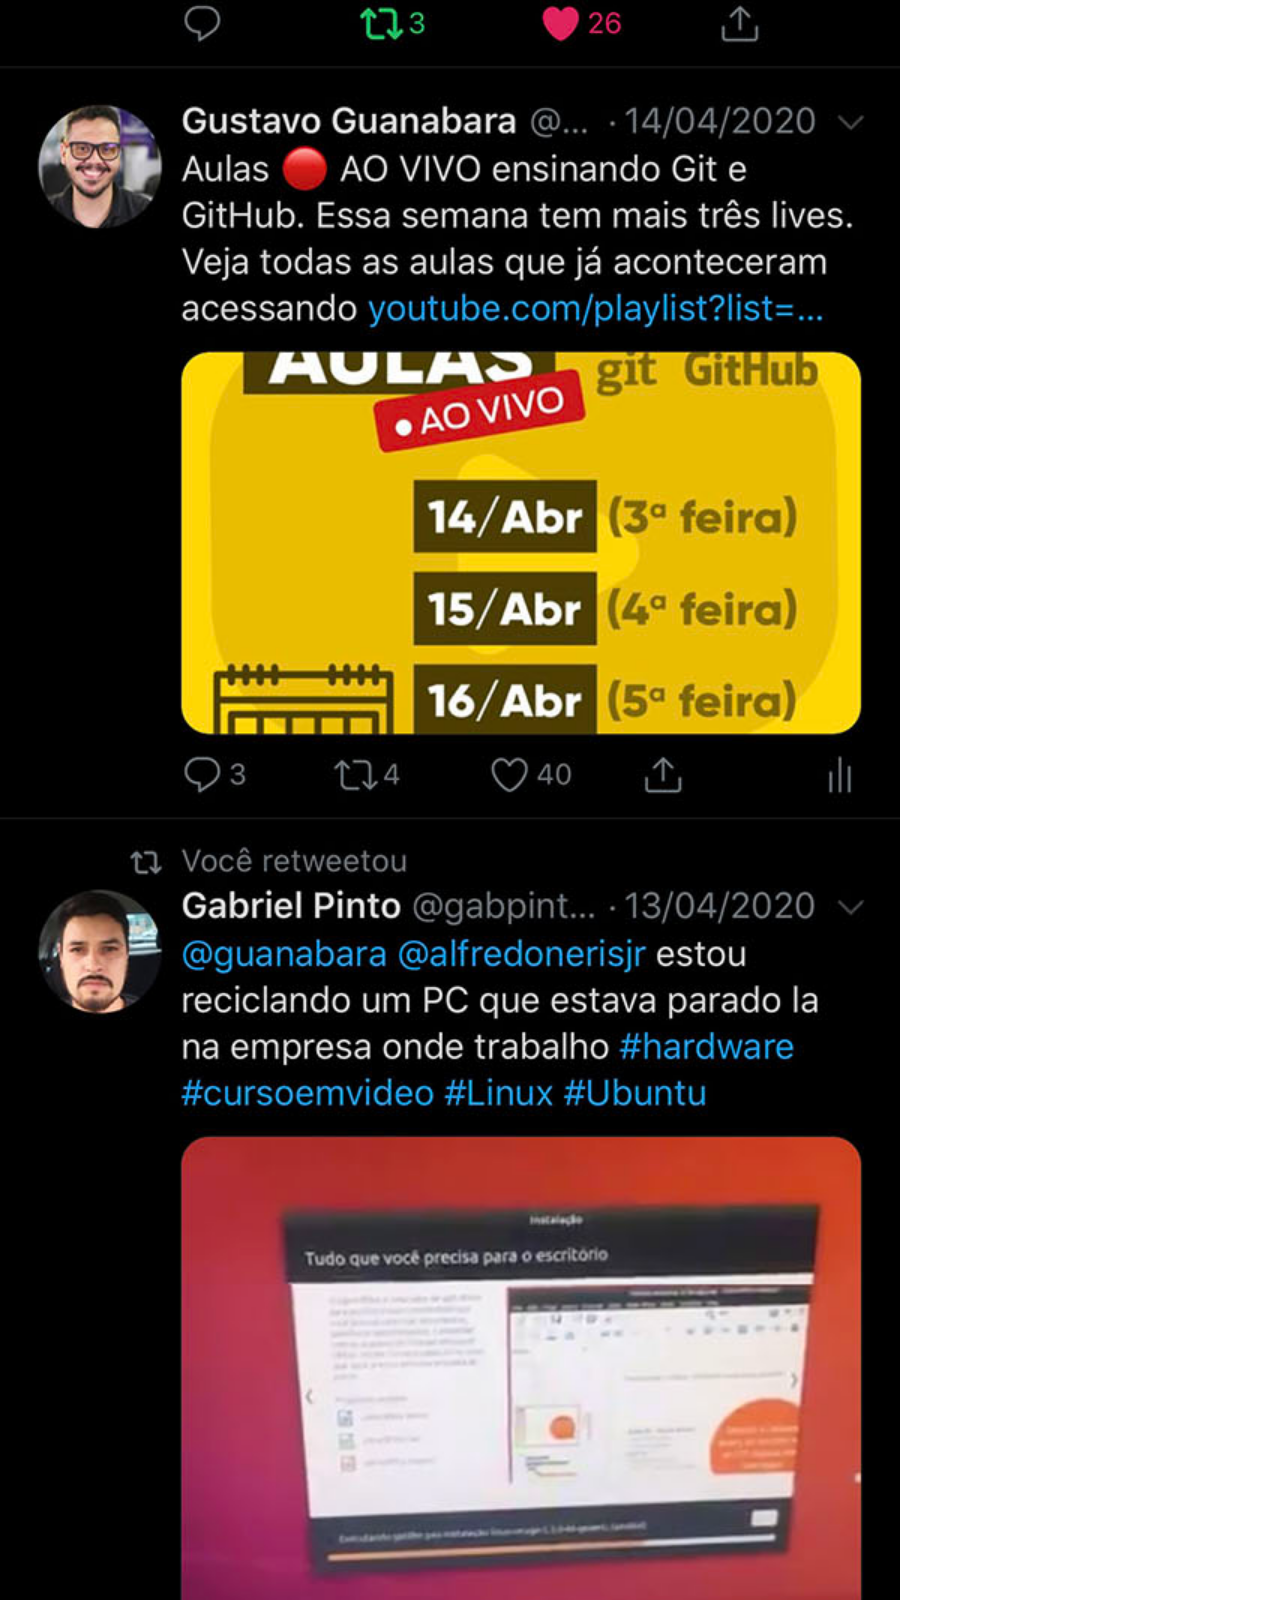
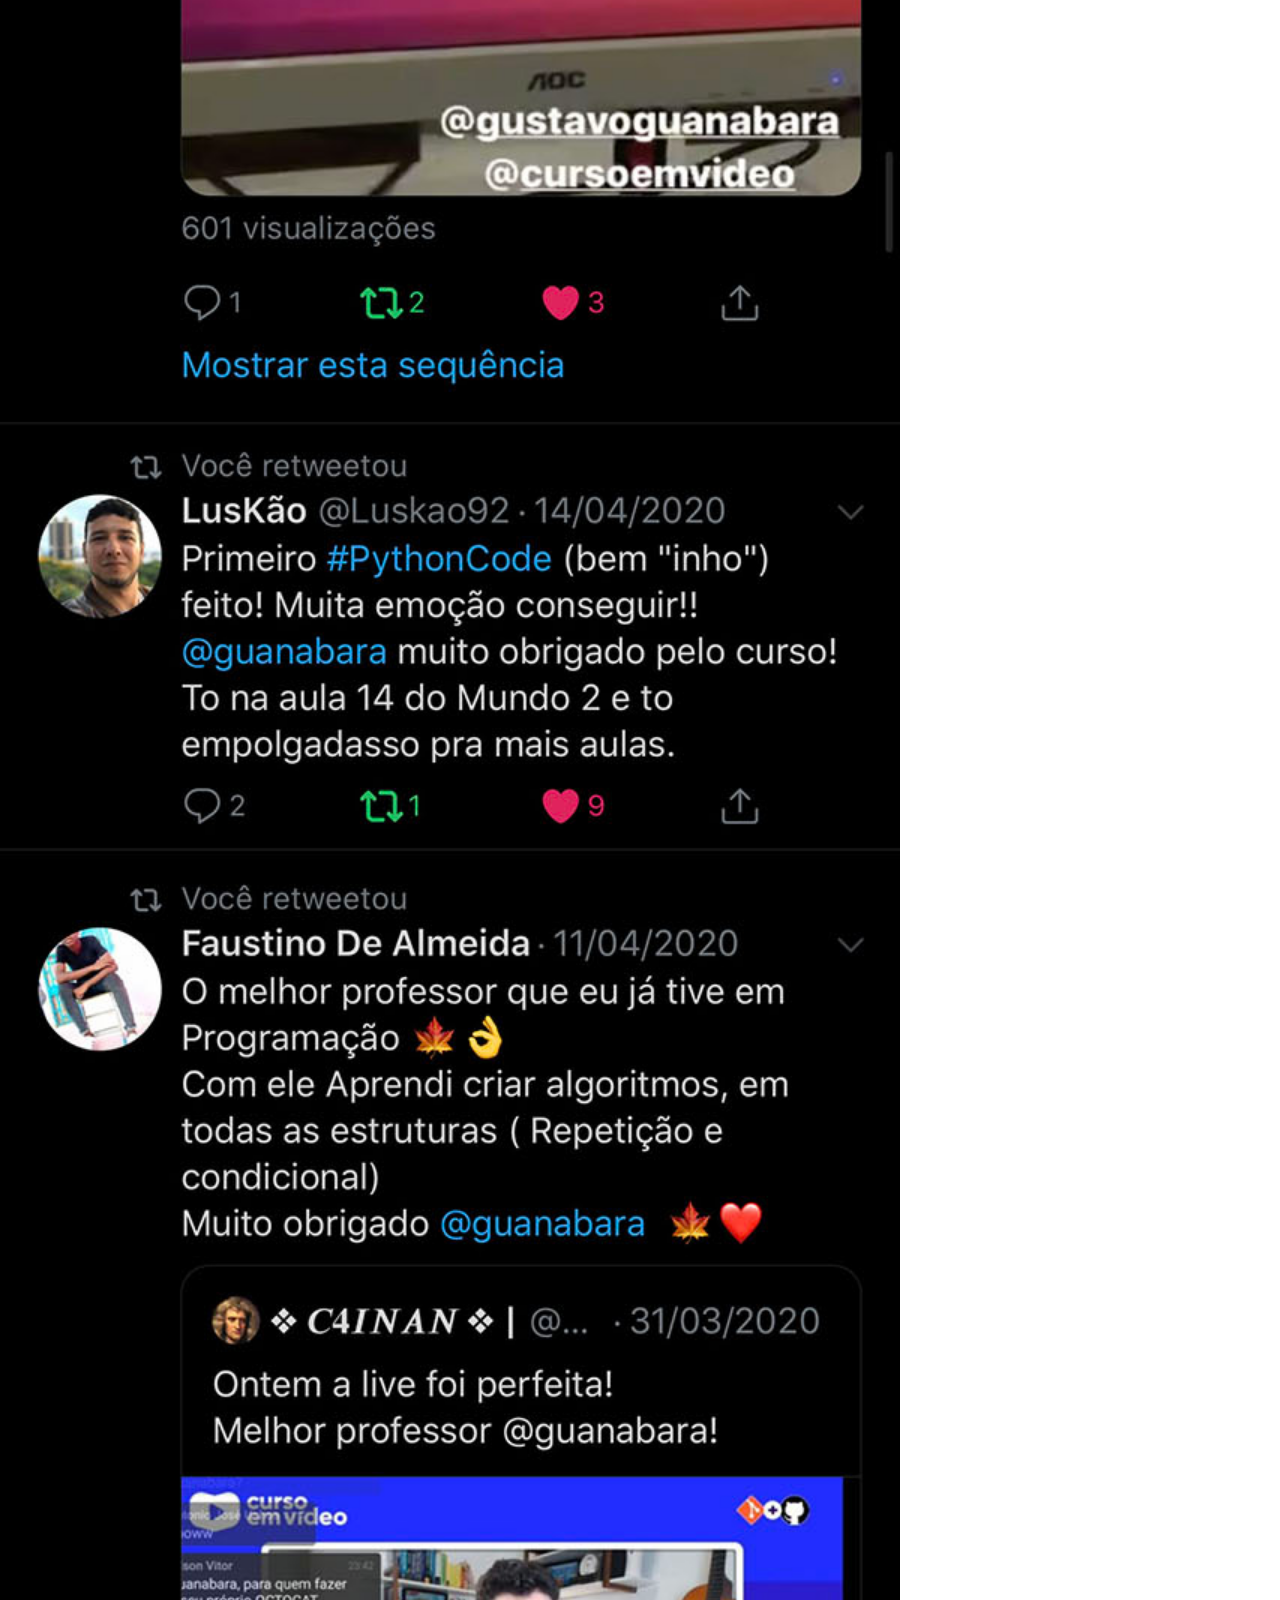
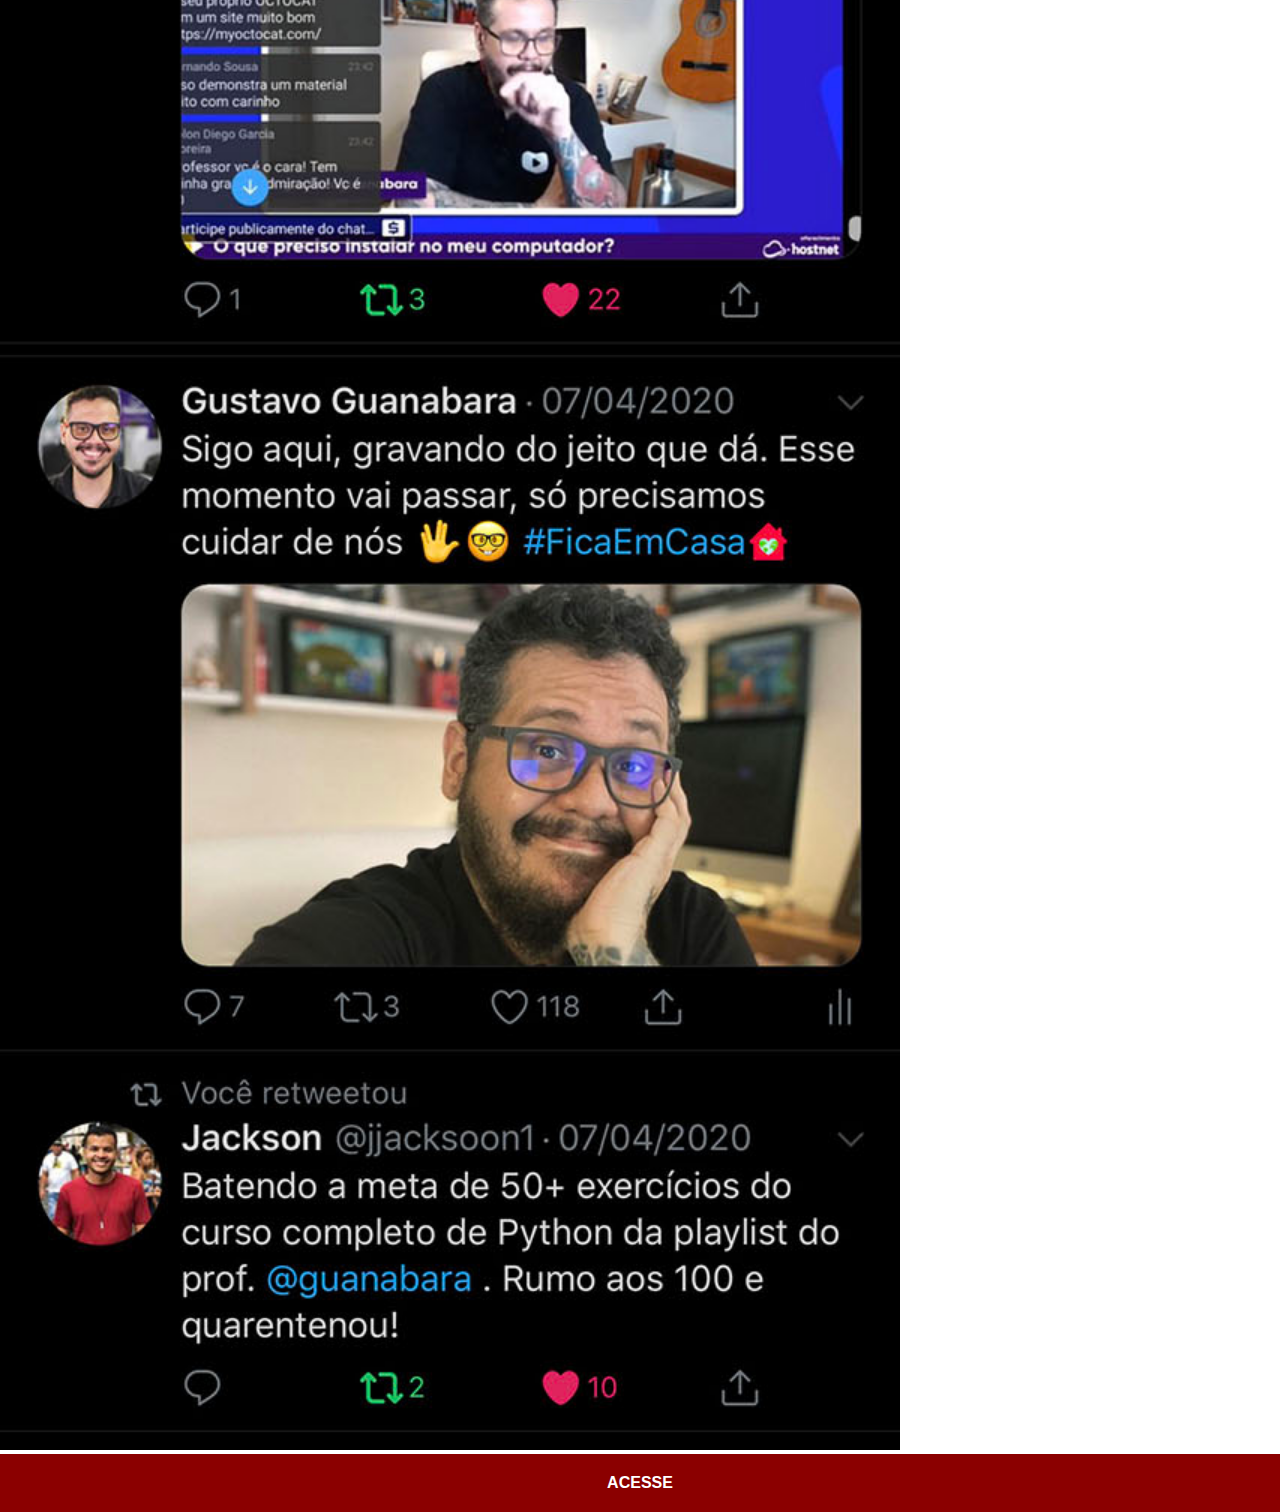
<file: twitter.html>
<!DOCTYPE html>
<html lang="pt-br">
<head>
    <meta charset="UTF-8">
    <meta http-equiv="X-UA-Compatible" content="IE=edge">
    <meta name="viewport" content="width=device-width, initial-scale=1.0">
    <title>Twitter</title>
    <link rel="stylesheet" href="estilo/social.css">
</head>
<body>
    <img src="imagens/tela-twitter.jpg" alt="Tela do Twitter">
    <a href="https://twitter.com/i/flow/login?redirect_after_login=%2Fguanabara%3Fref_src%3Dtwsrc%255Egoogle%257Ctwcamp%255Eserp%257Ctwgr%255Eauthor" target="_blank" rel="external">ACESSE</a>
</body>
</html>
</file>
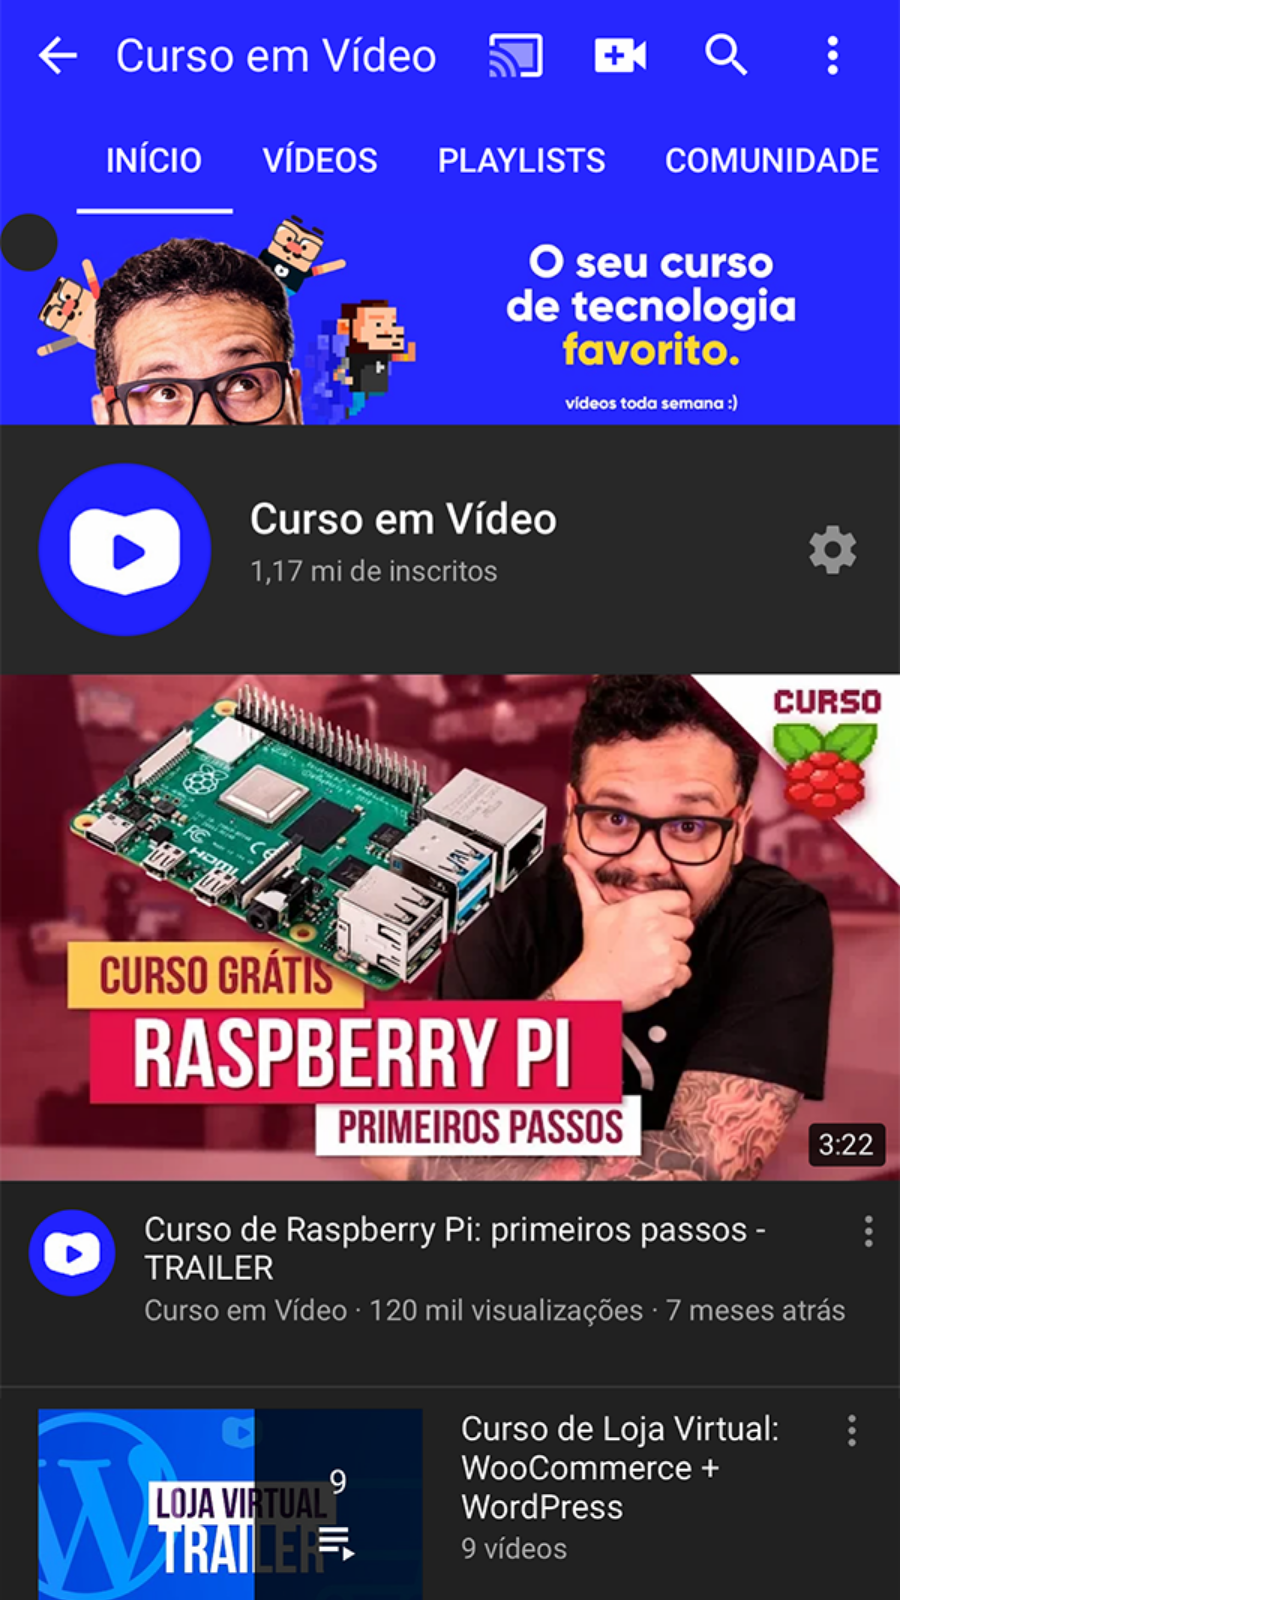
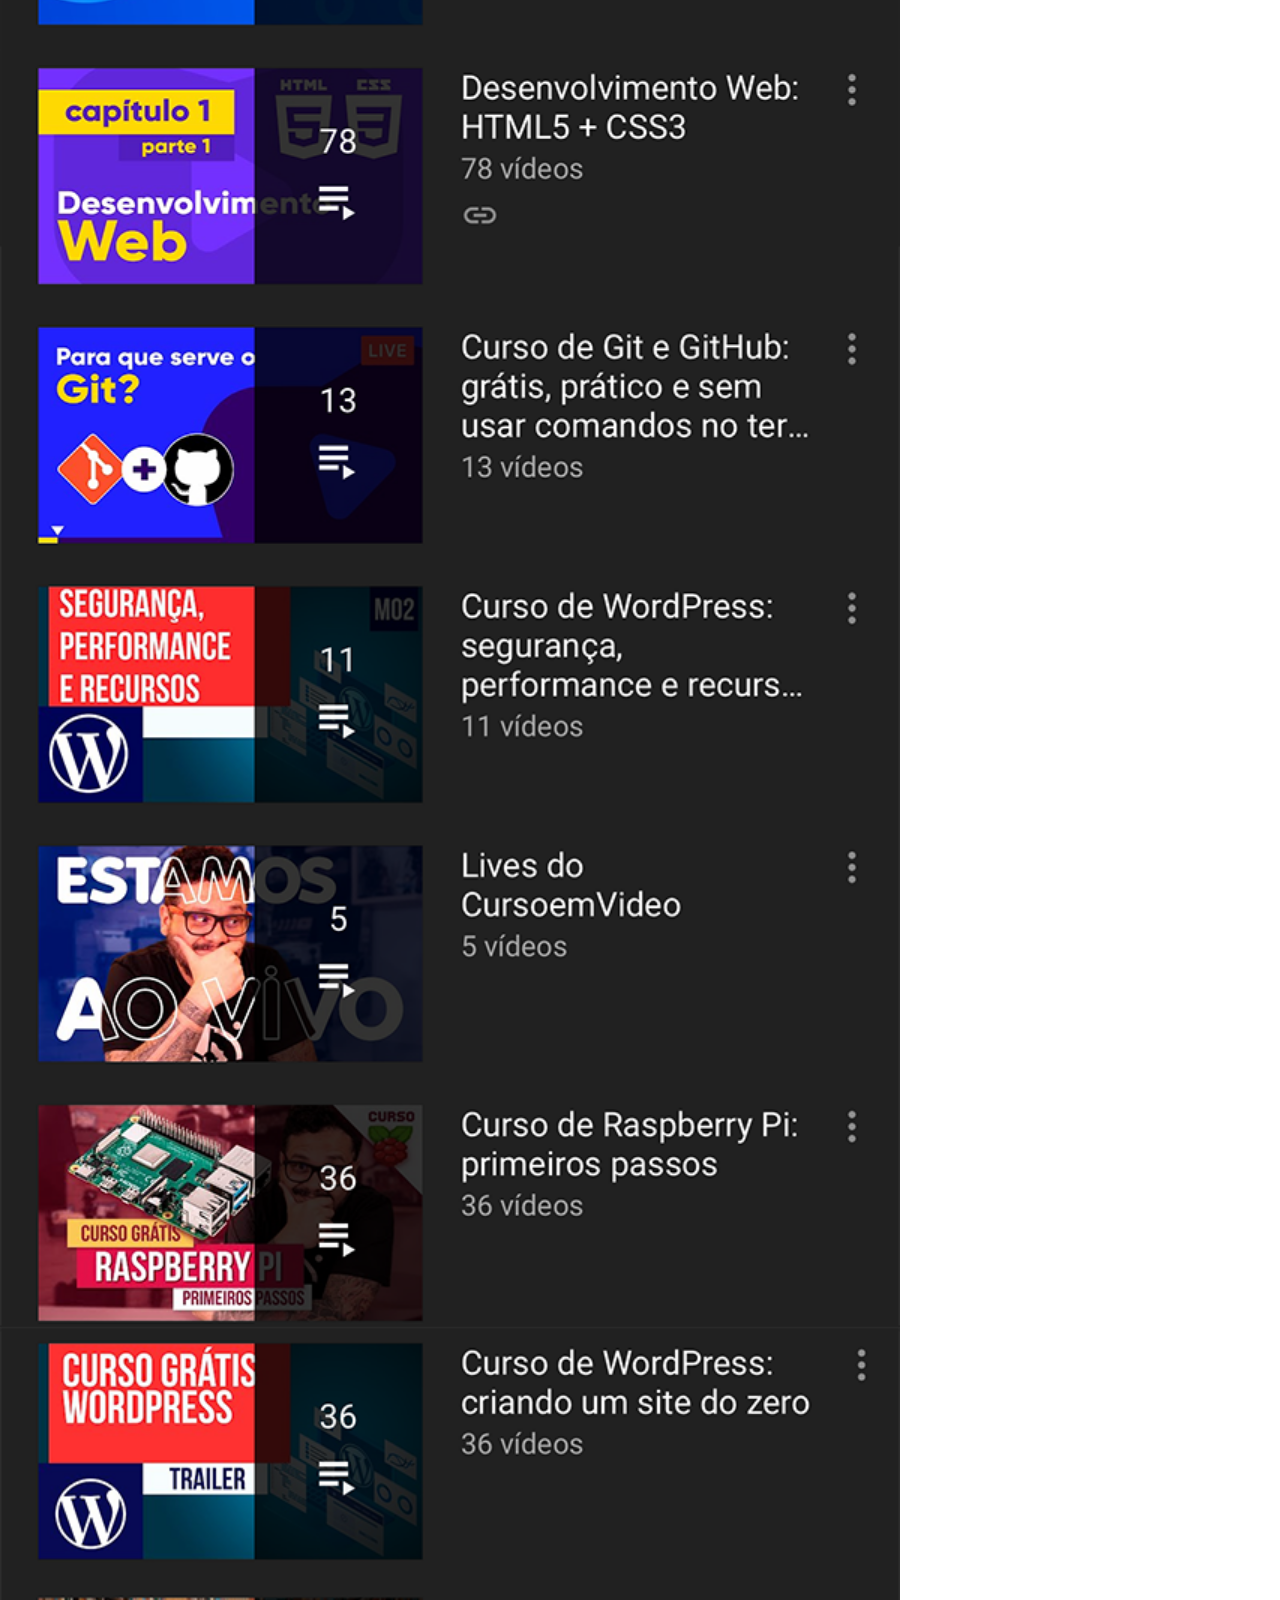
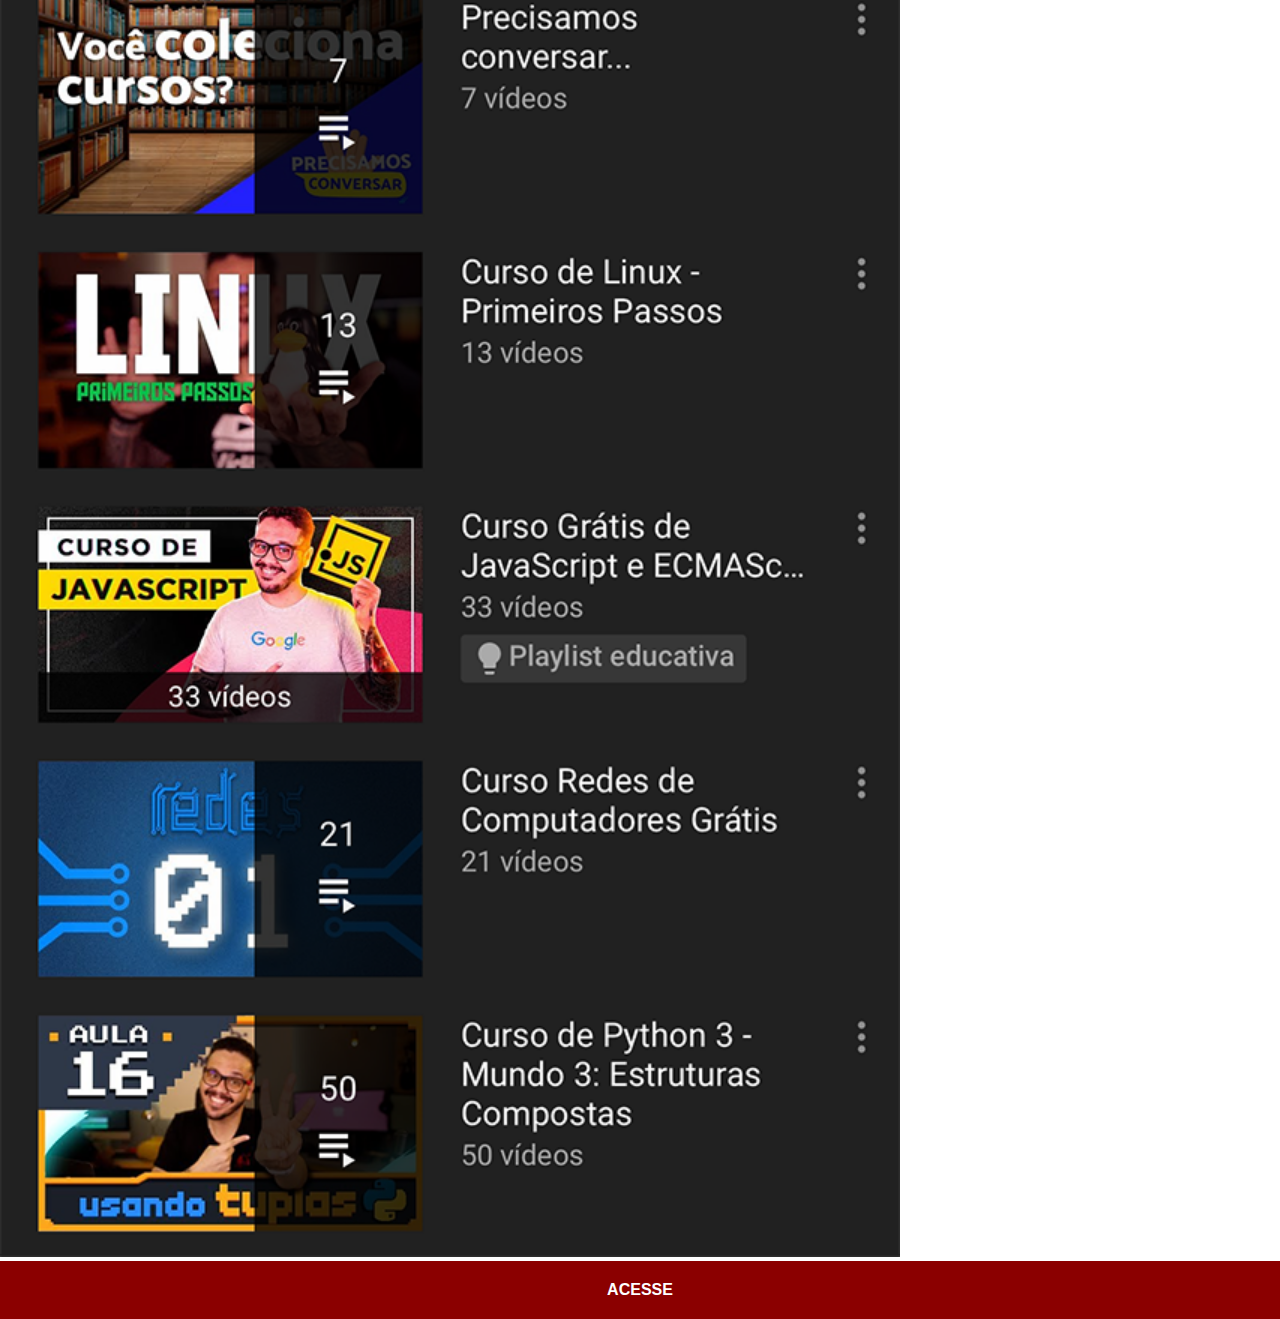
<file: youtube.html>
<!DOCTYPE html>
<html lang="pt-br">
<head>
    <meta charset="UTF-8">
    <meta http-equiv="X-UA-Compatible" content="IE=edge">
    <meta name="viewport" content="width=device-width, initial-scale=1.0">
    <title>Youtube</title>
    <link rel="stylesheet" href="estilo/social.css">
</head>
<body>
    <img src="imagens/tela-youtube.png" alt="Tela do Youtube">
    <a href="https://www.youtube.com/@CursoemVideo/playlists" target="
    " rel="external">ACESSE</a>
</body>
</html>
</file>
<file: estilo/style.css>
@charset "utf-8";

* {
    margin: 0px;
    padding: 0px;
    font-family: Arial, Helvetica, sans-serif;
}

html, body {
    height: 100vh;
    width: 100vh;
    background-color: black;
}

body {
    background: url('../imagens/fundo-madeira.jpg') no-repeat top center;
    background-size: cover;
    background-attachment: fixed;
}

main {
    height: 100vh;
    position: relative;
}

section#telefone {
    height: 627px;
    width: 311px;
    position: absolute;
    top: 50%;
    left: 50%;
    transform: translate(-50%, -50%);
    background: url('../imagens/frame-iphone.png') no-repeat;
}

iframe#tela {
    position: relative;
    top: 80px;
    left: 22px;
    width: 267px;
    height: 471px;
}

section#redes-sociais {
    text-align: right;
}

section#redes-sociais img{
    width: 50px;
    margin: 10px;
    border-radius: 50%;
    box-shadow: 2px 2px 5px rgba(0, 0, 0, 0.400);
    box-sizing: border-box;
}

section#redes-sociais img:hover {
    border: 2px solid rgba(255, 255, 255, 0.603);
    transform: translate(-3px, -3px);
    box-shadow: 5px 5px 10px rgba(0, 0, 0, 0.616);
    transition: transform 0.3s border 1s;
}
</file>
<file: estilo/social.css>
@charset "utf-8";

* {
    margin: 0px;
    padding: 0px;
    font-family: Arial, Helvetica, sans-serif;
}

::-webkit-scrollbar {
    width: 0px;
    height: 0px;
}

img {
    width: 100vh;

}

a {
    display: block;
    background-color: darkred;
    padding: 20px;
    text-align: center;
    font-weight: bolder;
    color: white;
    text-decoration: none;
}

a:hover {
    background-color: red;
}
</file>
